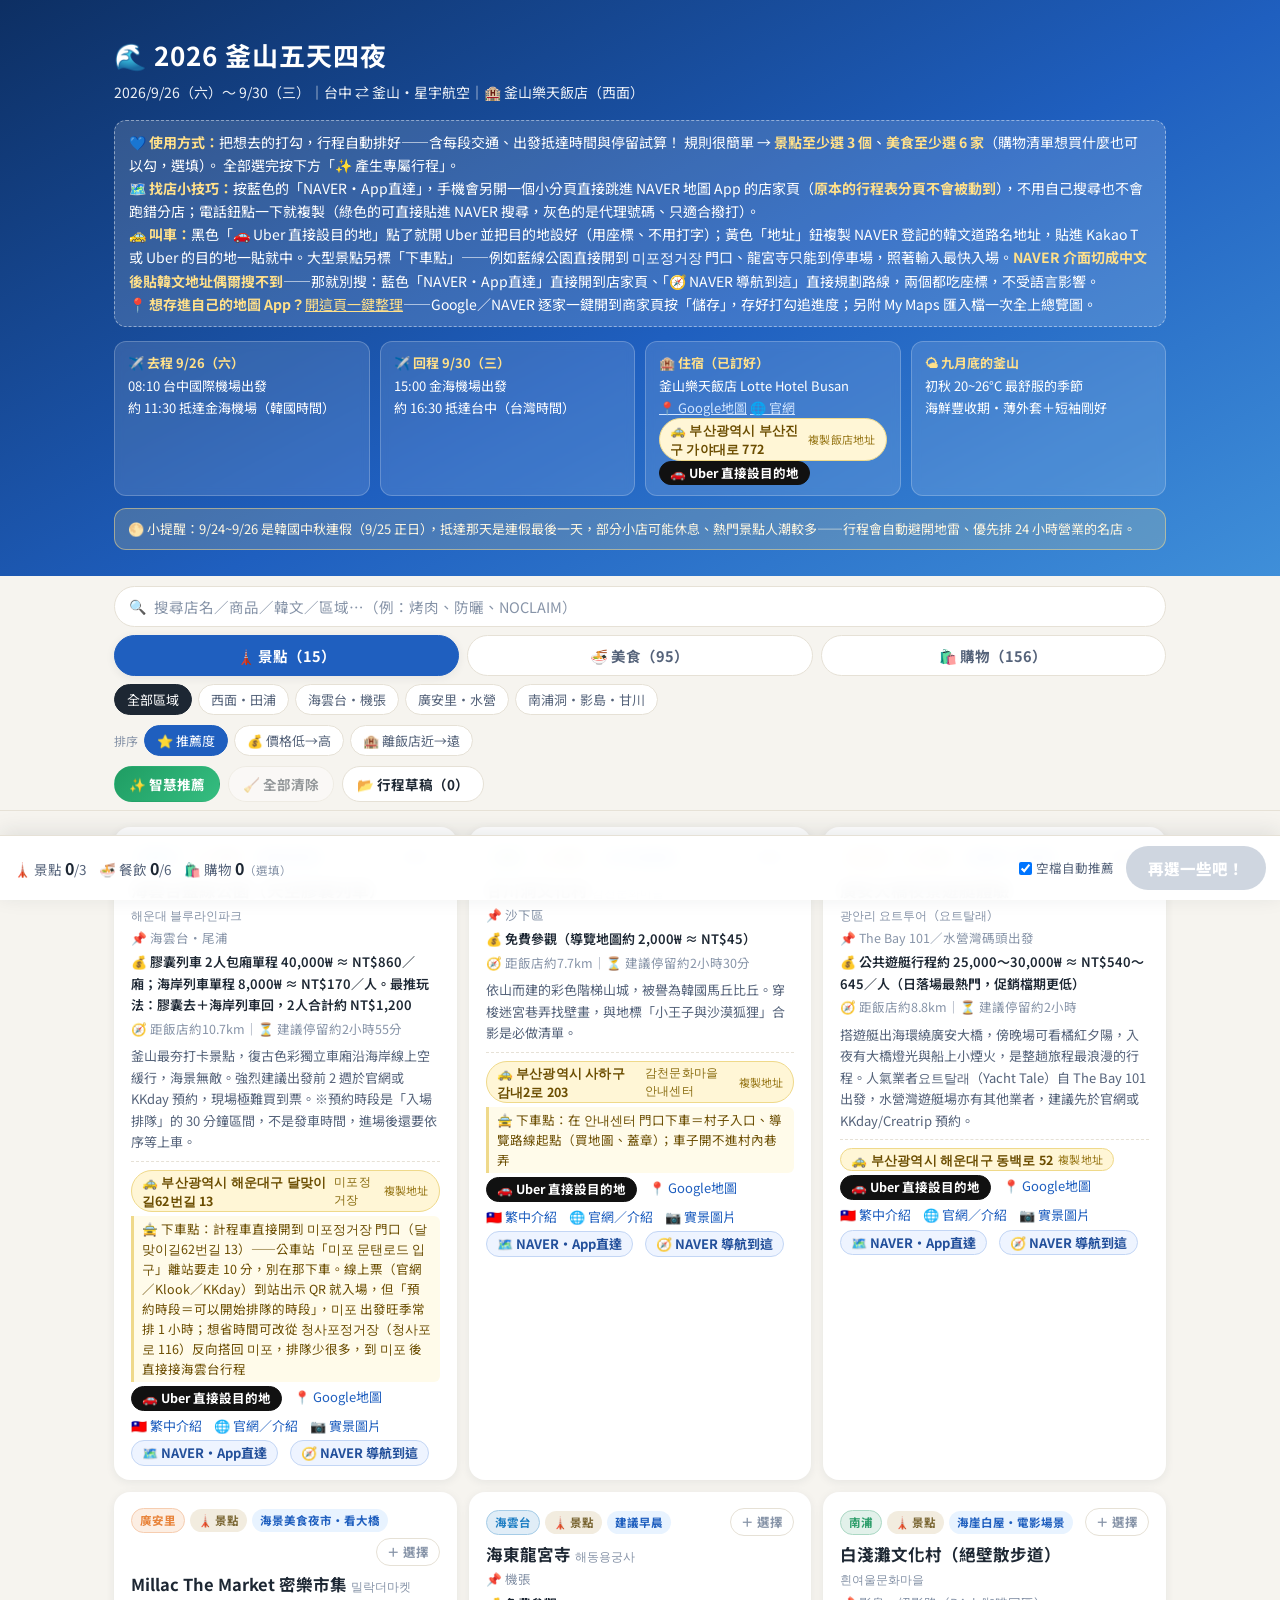
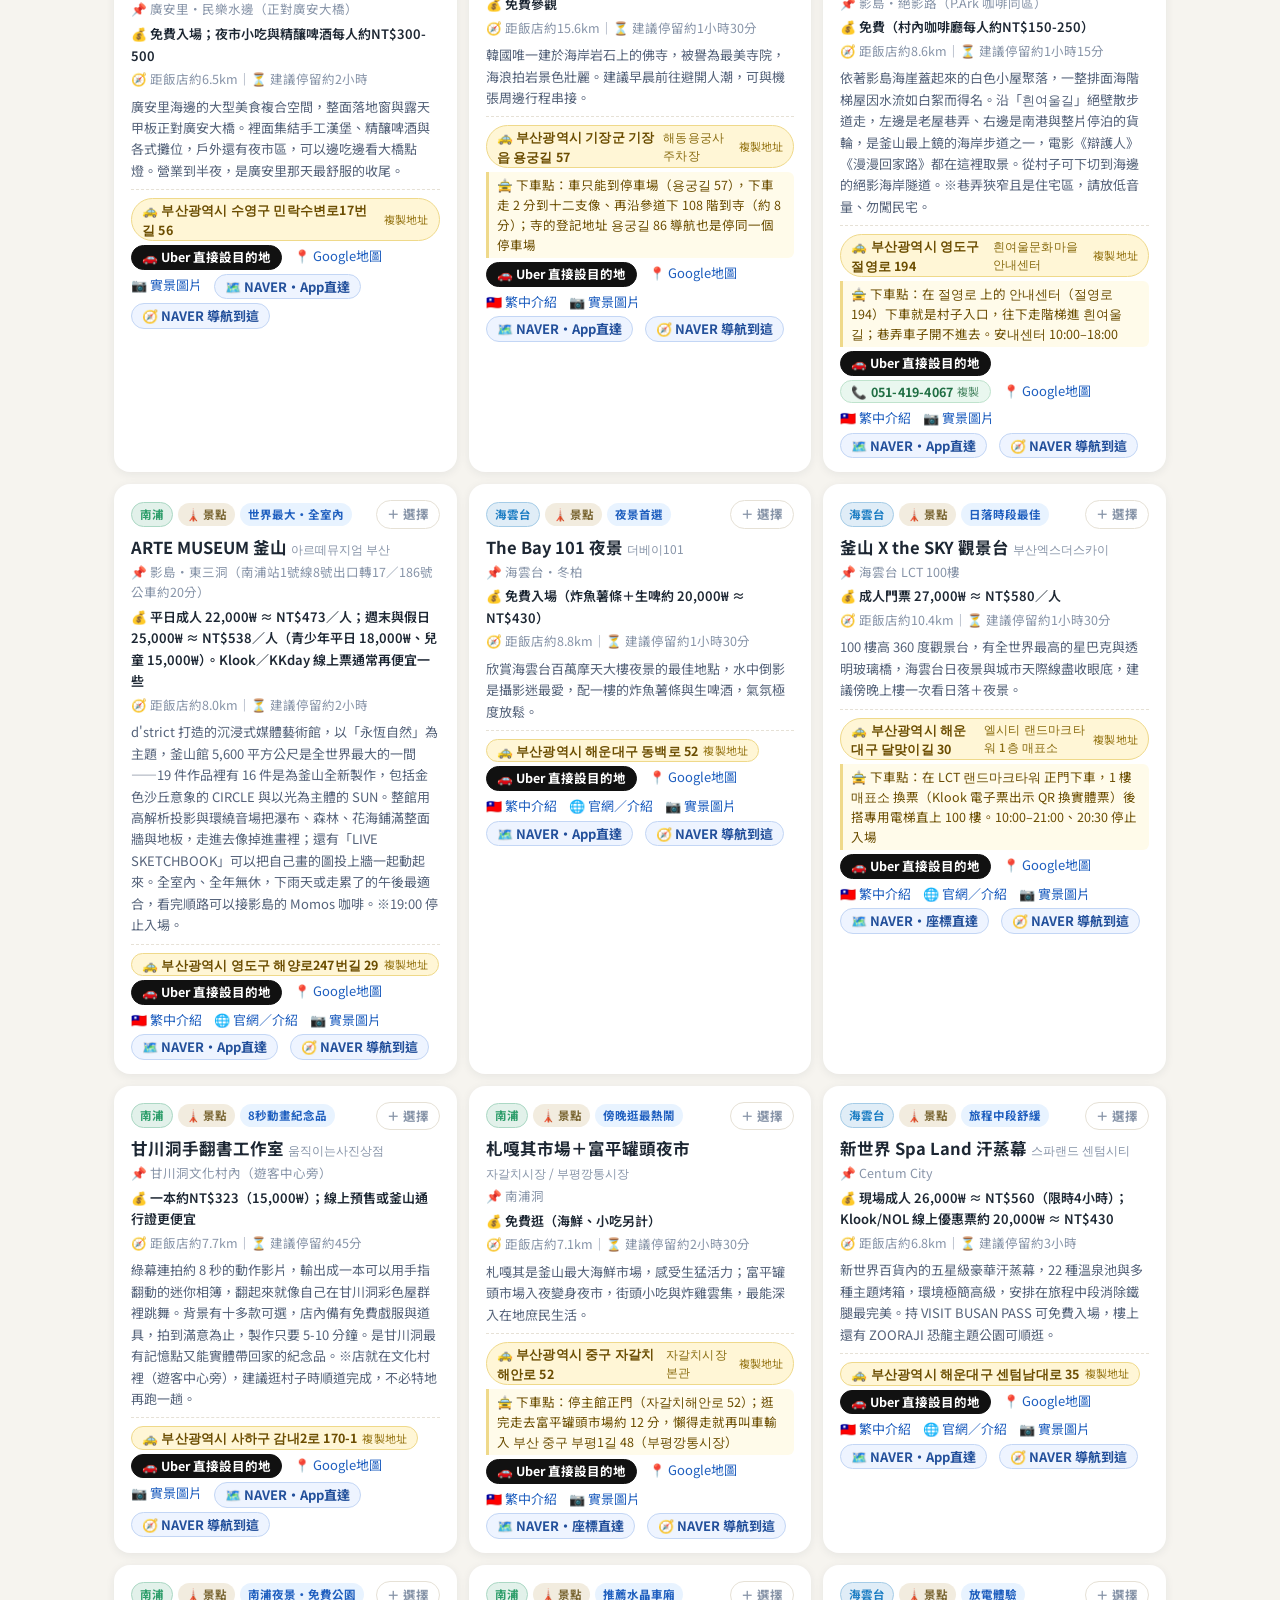
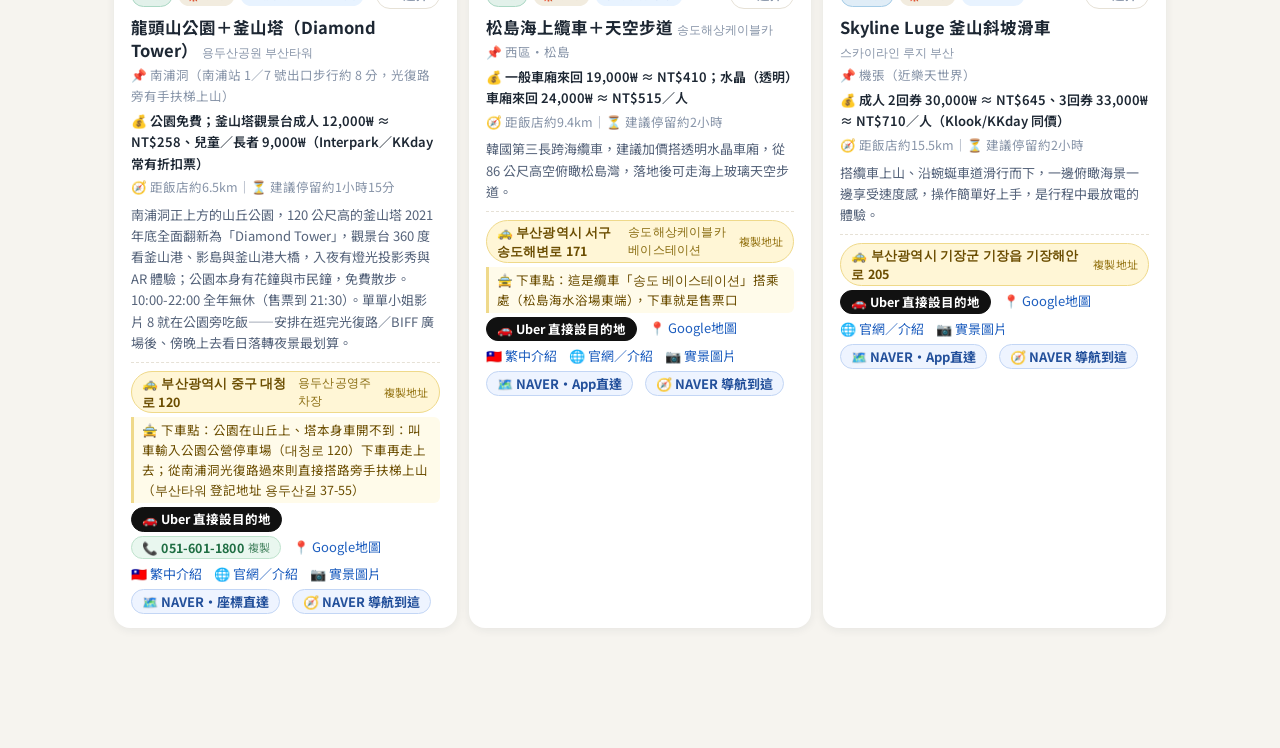
<file: index.html>
<!DOCTYPE html>
<html lang="zh-Hant">
<head>
<meta charset="UTF-8">
<meta name="viewport" content="width=device-width, initial-scale=1.0, viewport-fit=cover">
<!-- 首頁本身不要被快取，否則手機會一直開到舊版（資源檔靠 ?v= 版本號快取即可） -->
<meta http-equiv="Cache-Control" content="no-cache, no-store, must-revalidate">
<meta http-equiv="Pragma" content="no-cache">
<meta http-equiv="Expires" content="0">
<title>2026 釜山五天四夜｜客製行程規劃</title>
<meta name="description" content="勾選想去的景點與美食，自動排出專屬的釜山五天四夜行程。2026/9/26-9/30，入住釜山樂天飯店。">
<meta property="og:title" content="2026 釜山五天四夜｜客製行程規劃">
<meta property="og:description" content="兩人同行：勾選 3 個以上景點＋6 家以上美食，一鍵產生含交通與時間試算的客製行程表">
<link rel="icon" href="data:image/svg+xml,<svg xmlns=%22http://www.w3.org/2000/svg%22 viewBox=%220 0 100 100%22><text y=%22.9em%22 font-size=%2290%22>🌊</text></svg>">
<link rel="preconnect" href="https://fonts.googleapis.com">
<link rel="preconnect" href="https://fonts.gstatic.com" crossorigin>
<link href="https://fonts.googleapis.com/css2?family=Noto+Sans+TC:wght@400;500;700;900&display=swap" rel="stylesheet">
<link rel="stylesheet" href="assets/style.css?v=20260925d">
</head>
<body>

<!-- ══════════ 勾選頁 ══════════ -->
<div id="pick">
  <header class="hero">
    <div class="wrap">
      <h1>🌊 2026 釜山五天四夜</h1>
      <div class="sub">2026/9/26（六）～ 9/30（三）｜台中 ⇄ 釜山・星宇航空｜🏨 釜山樂天飯店（西面）</div>
      <div class="howto">
        💙 <b>使用方式：</b>把想去的打勾，行程自動排好——含每段交通、出發抵達時間與停留試算！
        規則很簡單 → <b>景點至少選 3 個</b>、<b>美食至少選 6 家</b>（購物清單想買什麼也可以勾，選填）。
        全部選完按下方「✨ 產生專屬行程」。
        <br>🗺️ <b>找店小技巧：</b>按藍色的「NAVER・App直達」，手機會另開一個小分頁直接跳進 NAVER 地圖 App 的店家頁（<b>原本的行程表分頁不會被動到</b>），不用自己搜尋也不會跑錯分店；電話鈕點一下就複製（綠色的可直接貼進 NAVER 搜尋，灰色的是代理號碼、只適合撥打）。
        <br>🚕 <b>叫車：</b>黑色「🚗 Uber 直接設目的地」點了就開 Uber 並把目的地設好（用座標、不用打字）；黃色「地址」鈕複製 NAVER 登記的韓文道路名地址，貼進 Kakao T 或 Uber 的目的地一貼就中。大型景點另標「下車點」——例如藍線公園直接開到 미포정거장 門口、龍宮寺只能到停車場，照著輸入最快入場。<b>NAVER 介面切成中文後貼韓文地址偶爾搜不到</b>——那就別搜：藍色「NAVER・App直達」直接開到店家頁、「🧭 NAVER 導航到這」直接規劃路線，兩個都吃座標，不受語言影響。
        <br>📍 <b>想存進自己的地圖 App？</b><a href="savelist.html" style="color:#ffe08a;text-decoration:underline">開這頁一鍵整理</a>——Google／NAVER 逐家一鍵開到商家頁按「儲存」，存好打勾追進度；另附 My Maps 匯入檔一次全上總覽圖。
      </div>
      <div class="info-cards">
        <div class="ic"><div class="ic-t">✈️ 去程 9/26（六）</div>08:10 台中國際機場出發<br>約 11:30 抵達金海機場（韓國時間）</div>
        <div class="ic"><div class="ic-t">✈️ 回程 9/30（三）</div>15:00 金海機場出發<br>約 16:30 抵達台中（台灣時間）</div>
        <div class="ic"><div class="ic-t">🏨 住宿（已訂好）</div>釜山樂天飯店 Lotte Hotel Busan<br>
          <a href="https://www.google.com/maps/search/?api=1&query=%EB%A1%AF%EB%8D%B0%ED%98%B8%ED%85%94%20%EB%B6%80%EC%82%B0%20%EB%B6%80%EC%82%B0%EA%B4%91%EC%97%AD%EC%8B%9C%20%EB%B6%80%EC%82%B0%EC%A7%84%EA%B5%AC%20%EA%B0%80%EC%95%BC%EB%8C%80%EB%A1%9C%20772" target="_blank" rel="noopener">📍 Google地圖</a>
          <a href="https://www.lottehotel.com/busan-hotel/" target="_blank" rel="noopener">🌐 官網</a><br>
          <button type="button" class="addrbtn" data-addr="부산광역시 부산진구 가야대로 772" title="點一下複製飯店韓文地址，貼到 Uber／Kakao T 目的地">🚕 부산광역시 부산진구 가야대로 772 <em>複製飯店地址</em></button>
          <a class="uber" href="https://m.uber.com/ul/?action=setPickup&pickup=my_location&dropoff[latitude]=35.15682&dropoff[longitude]=129.05549&dropoff[nickname]=%EB%A1%AF%EB%8D%B0%ED%98%B8%ED%85%94%20%EB%B6%80%EC%82%B0&dropoff[formatted_address]=%EB%B6%80%EC%82%B0%EA%B4%91%EC%97%AD%EC%8B%9C%20%EB%B6%80%EC%82%B0%EC%A7%84%EA%B5%AC%20%EA%B0%80%EC%95%BC%EB%8C%80%EB%A1%9C%20772" target="_blank" rel="noopener" title="開 Uber App 並把目的地直接設成飯店">🚗 Uber 直接設目的地</a></div>
        <div class="ic"><div class="ic-t">🌤 九月底的釜山</div>初秋 20~26°C 最舒服的季節<br>海鮮豐收期・薄外套＋短袖剛好</div>
      </div>
      <div class="holiday-banner">🌕 小提醒：9/24~9/26 是韓國中秋連假（9/25 正日），抵達那天是連假最後一天，部分小店可能休息、熱門景點人潮較多——行程會自動避開地雷、優先排 24 小時營業的名店。</div>
    </div>
  </header>

  <div class="controls">
    <div class="wrap">
      <div id="searchrow">
        <span class="s-ico">🔍</span>
        <input id="searchBox" type="text" autocomplete="off" placeholder="搜尋店名／商品／韓文／區域…（例：烤肉、防曬、NOCLAIM）">
        <button id="searchClear" class="s-clear" style="display:none" aria-label="清除搜尋">✕</button>
      </div>
      <div id="tabs"></div>
      <button id="filterToggle" aria-expanded="false">🎛 篩選與排序 ▼</button>
      <div id="filterwrap">
        <div id="subchips"></div>
        <div id="storechips"></div>
        <div id="regionchips"></div>
        <div id="sortrow"></div>
        <div id="toolrow"></div>
      </div>
    </div>
  </div>

  <div class="wrap"><div id="draftpanel"></div></div>

  <main class="wrap">
    <div id="grid"></div>
  </main>

  <div id="bar"></div>
</div>

<!-- ══════════ 結果頁 ══════════ -->
<div id="result" style="display:none">
  <div class="wrap" id="result-inner"></div>
</div>

<script src="assets/data.js?v=20260925d"></script>
<script src="assets/app.js?v=20260925d"></script>
</body>
</html>
</file>
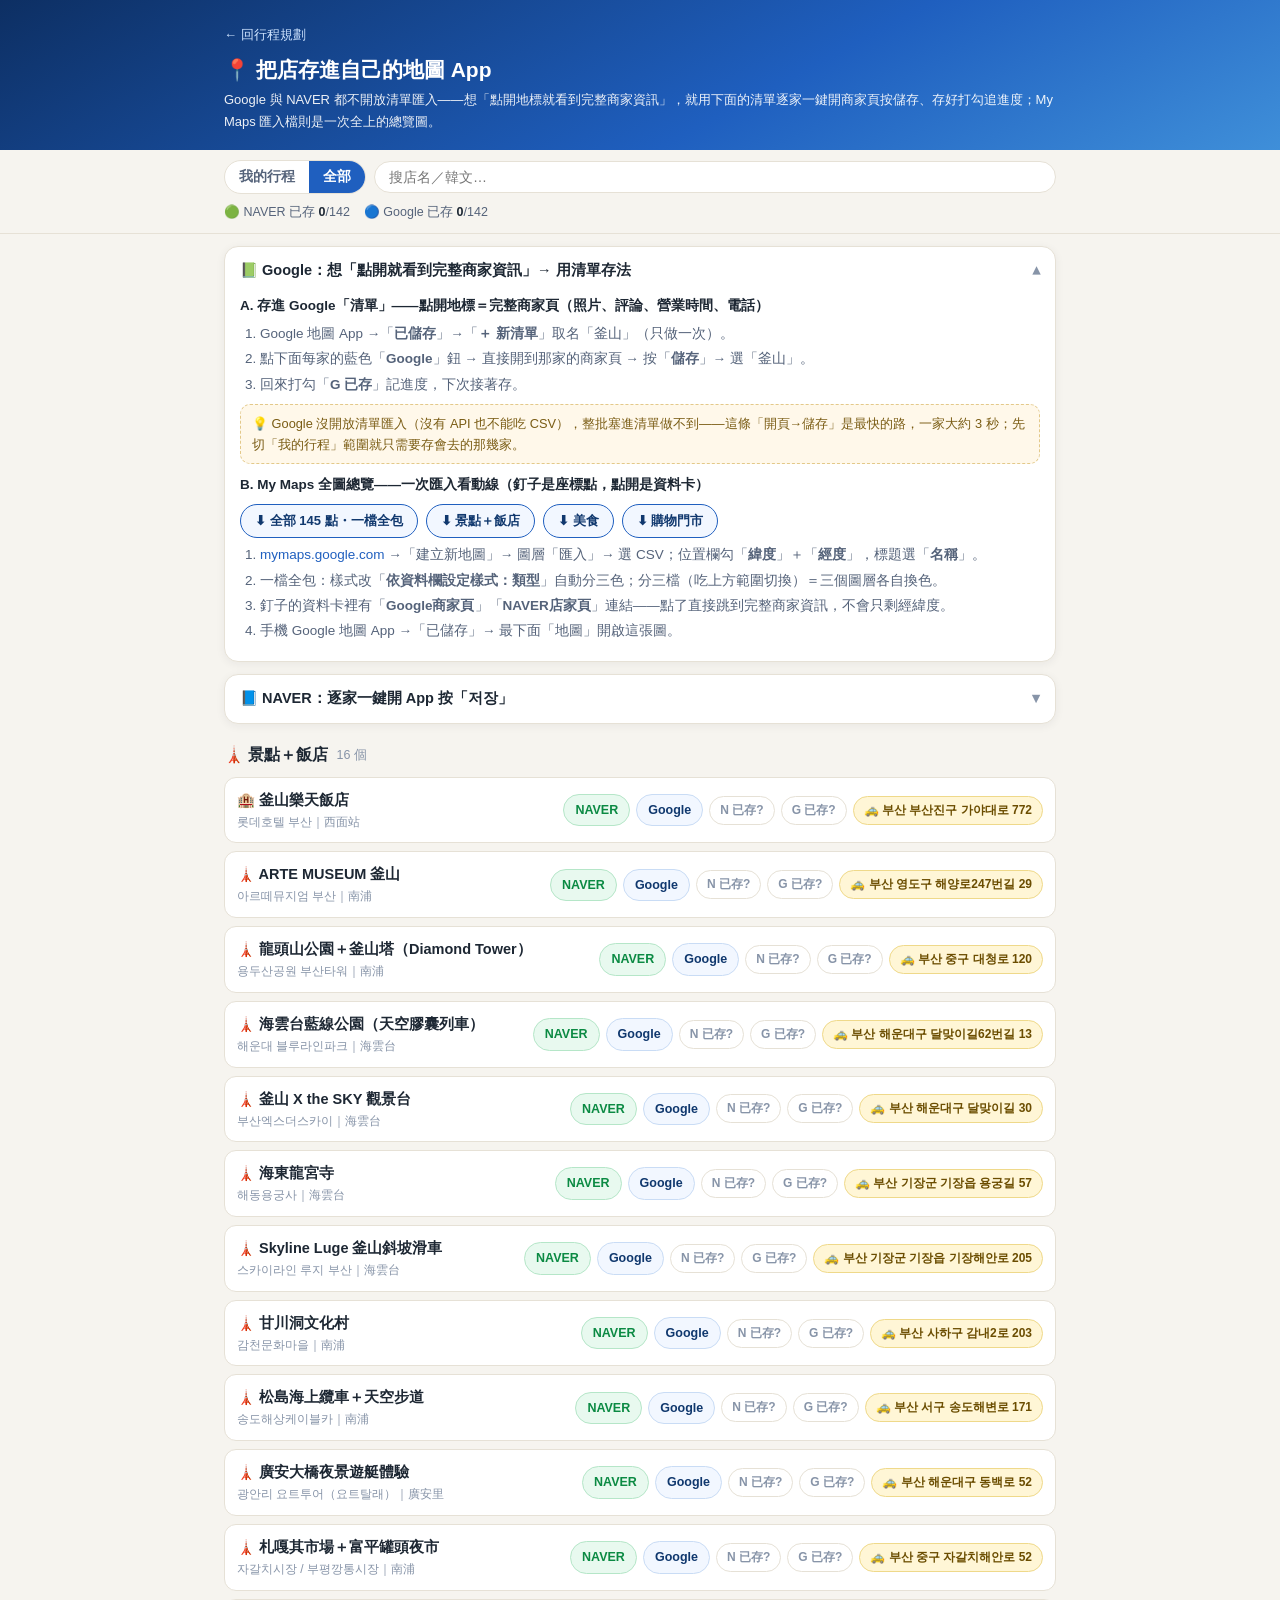
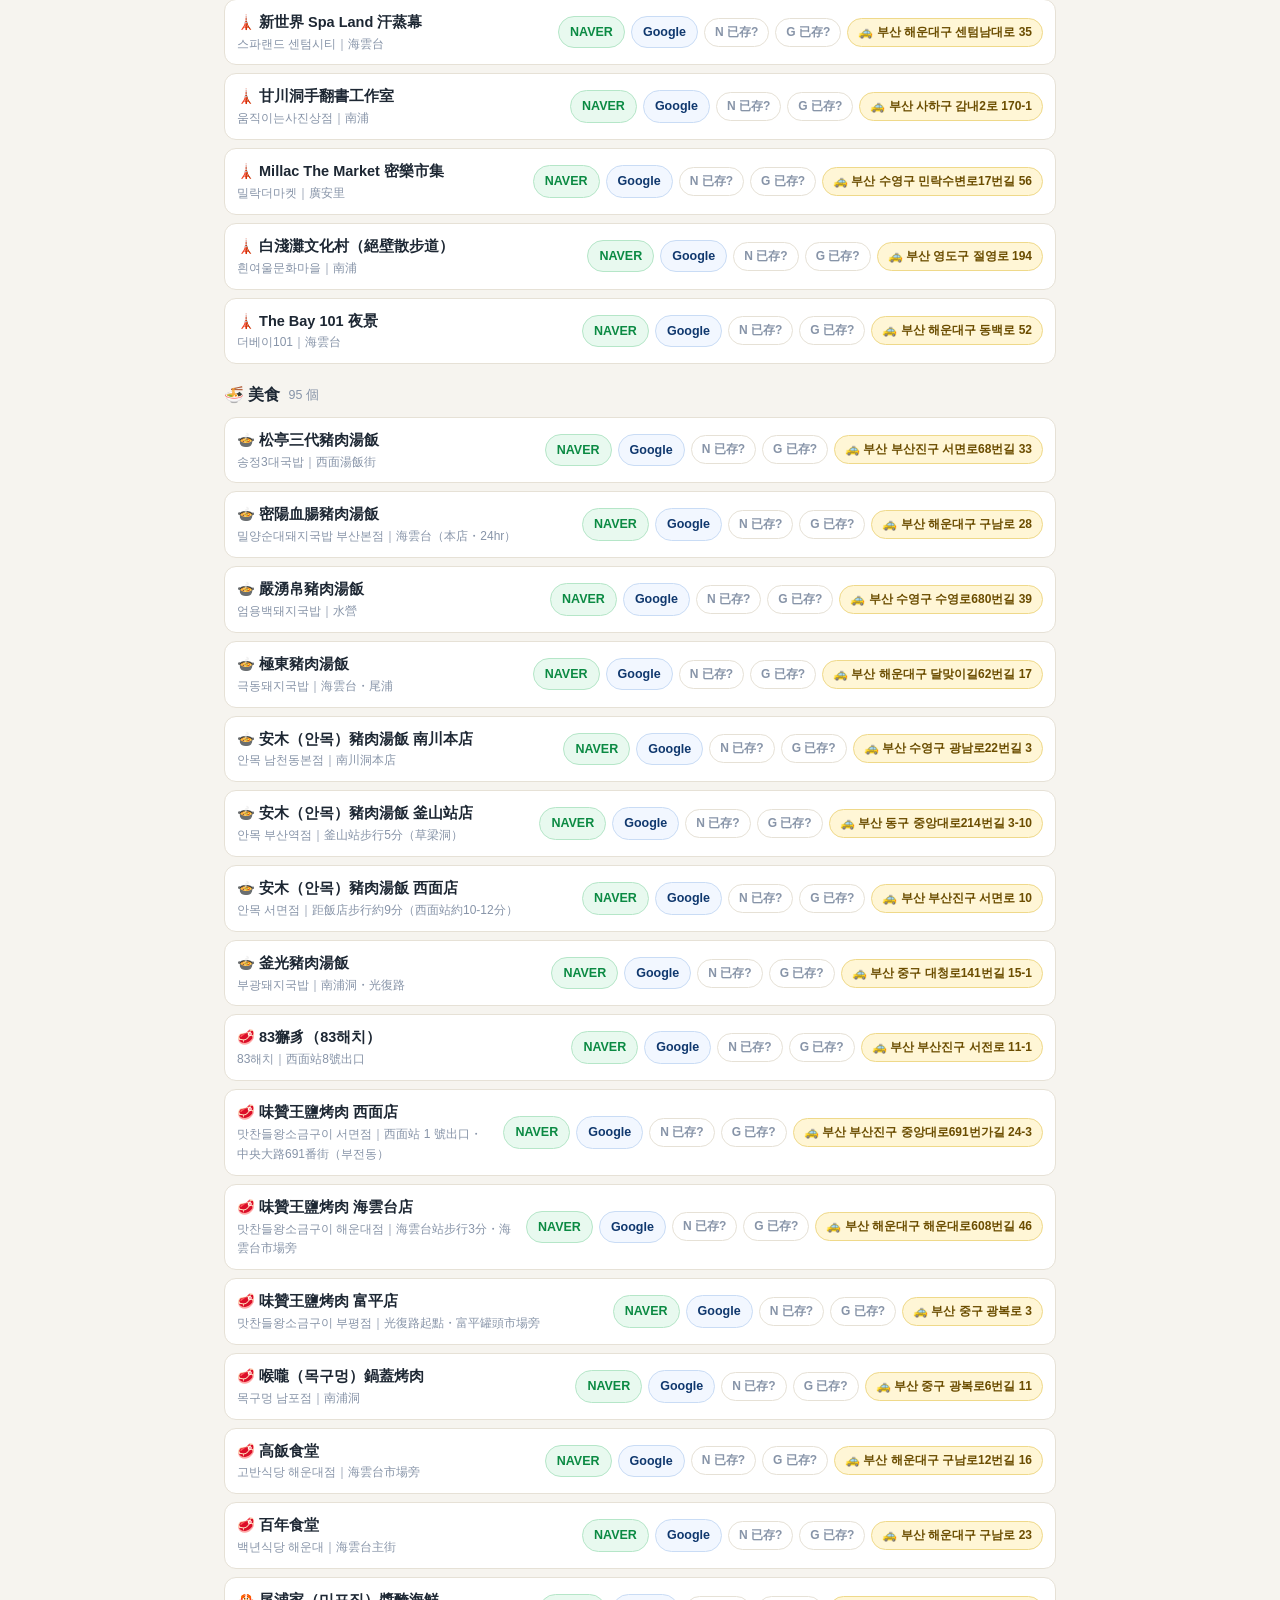
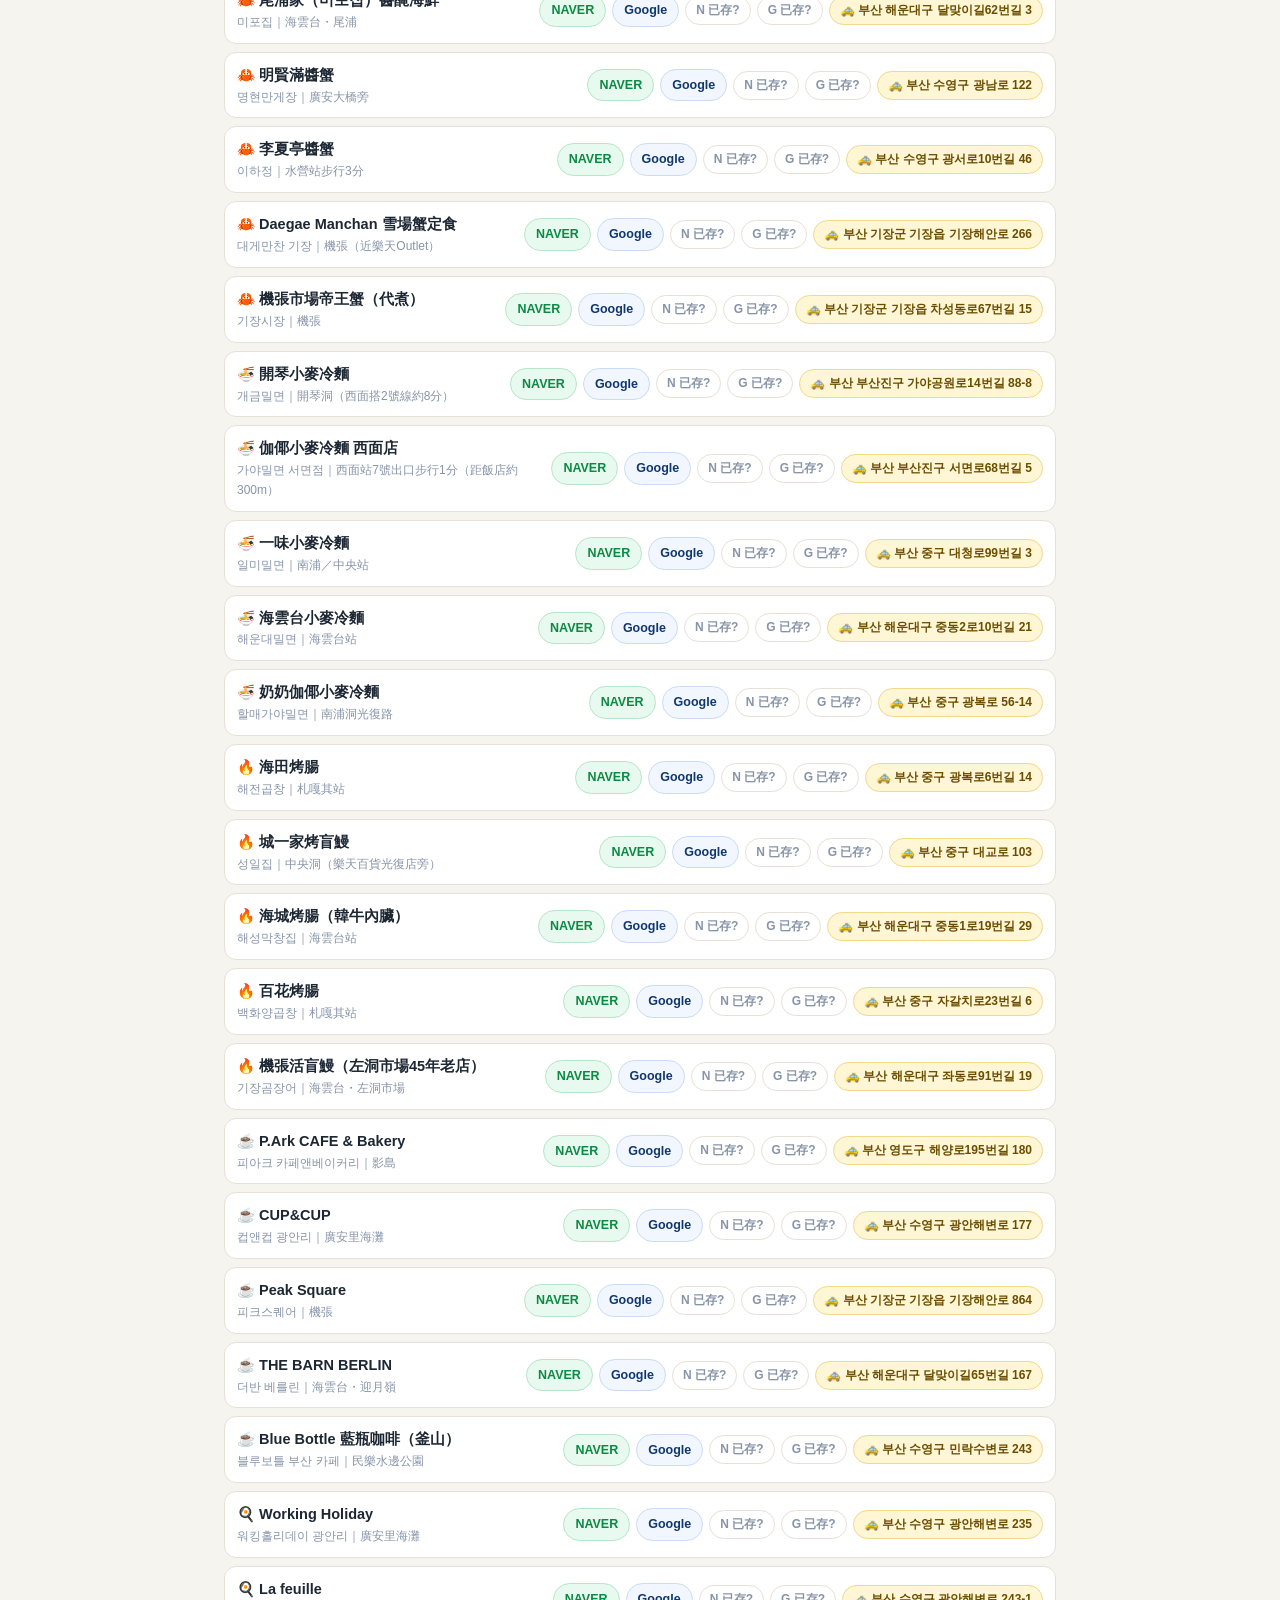
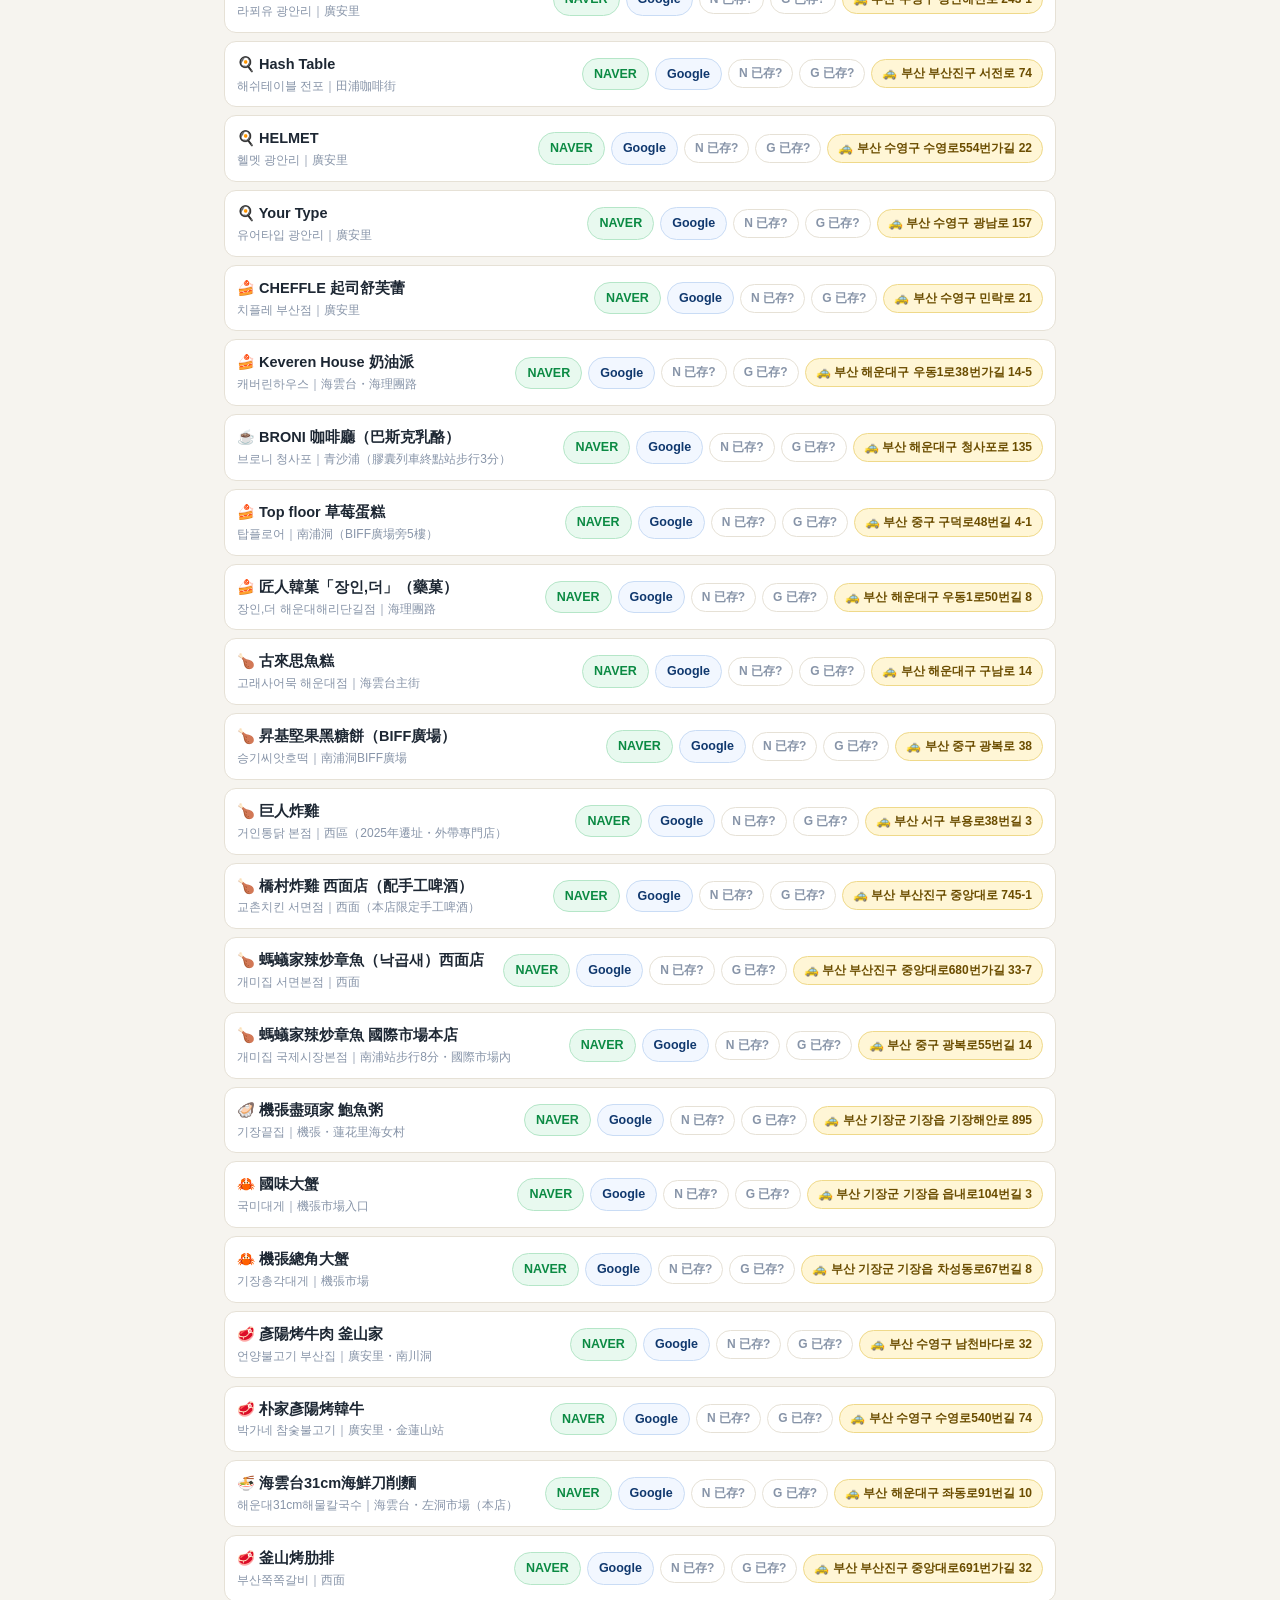
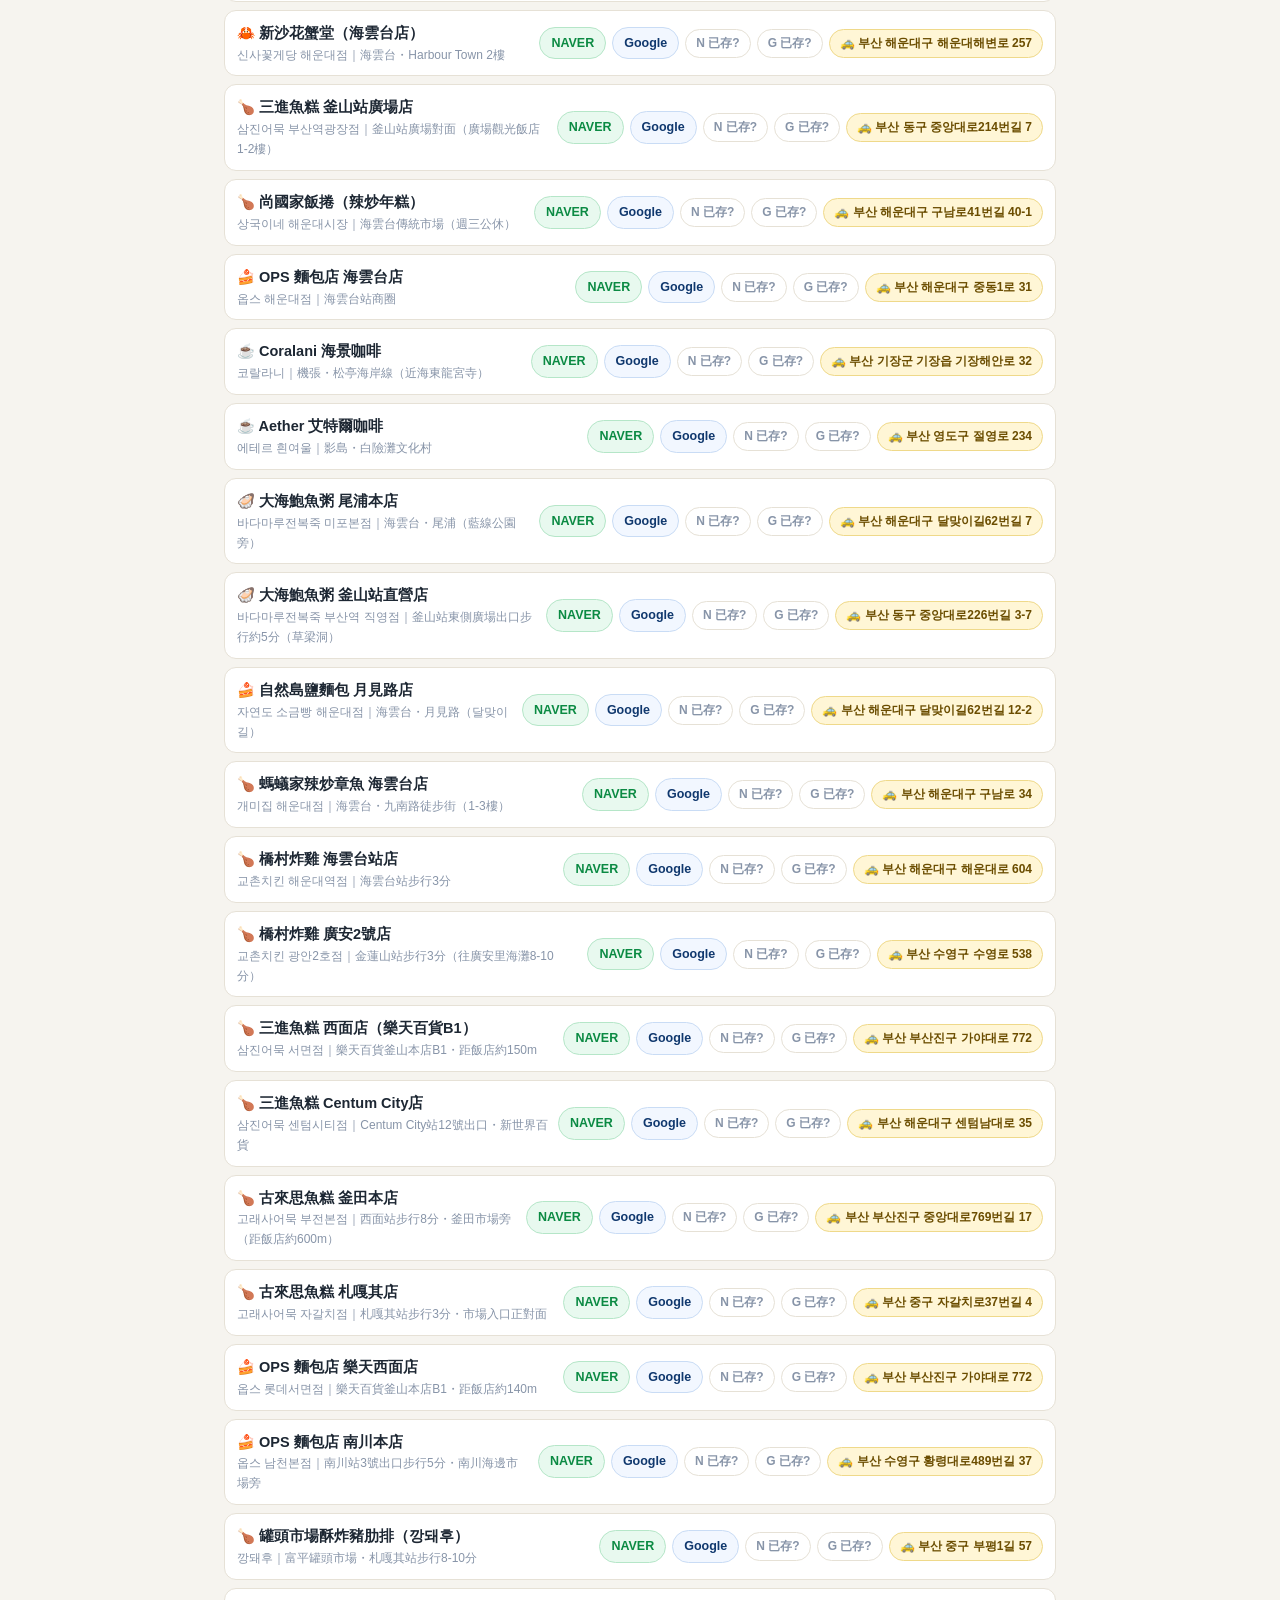
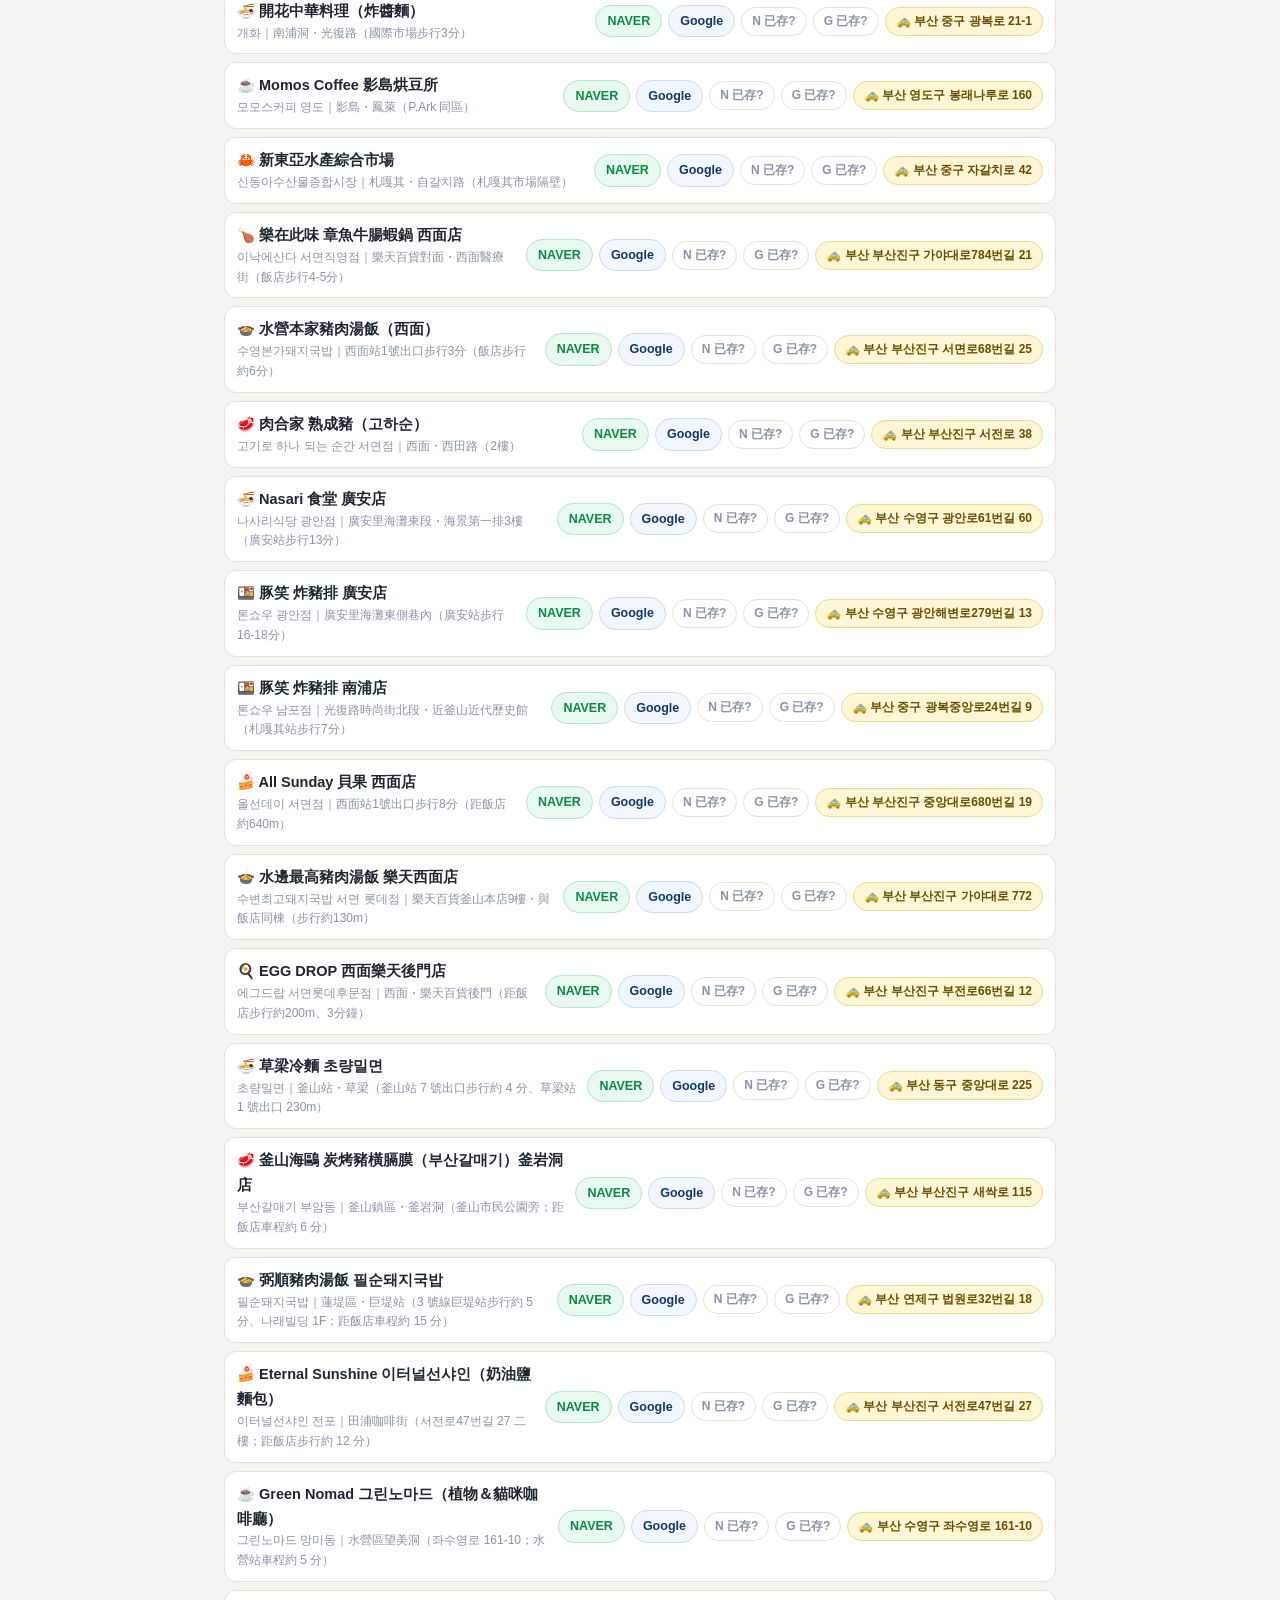
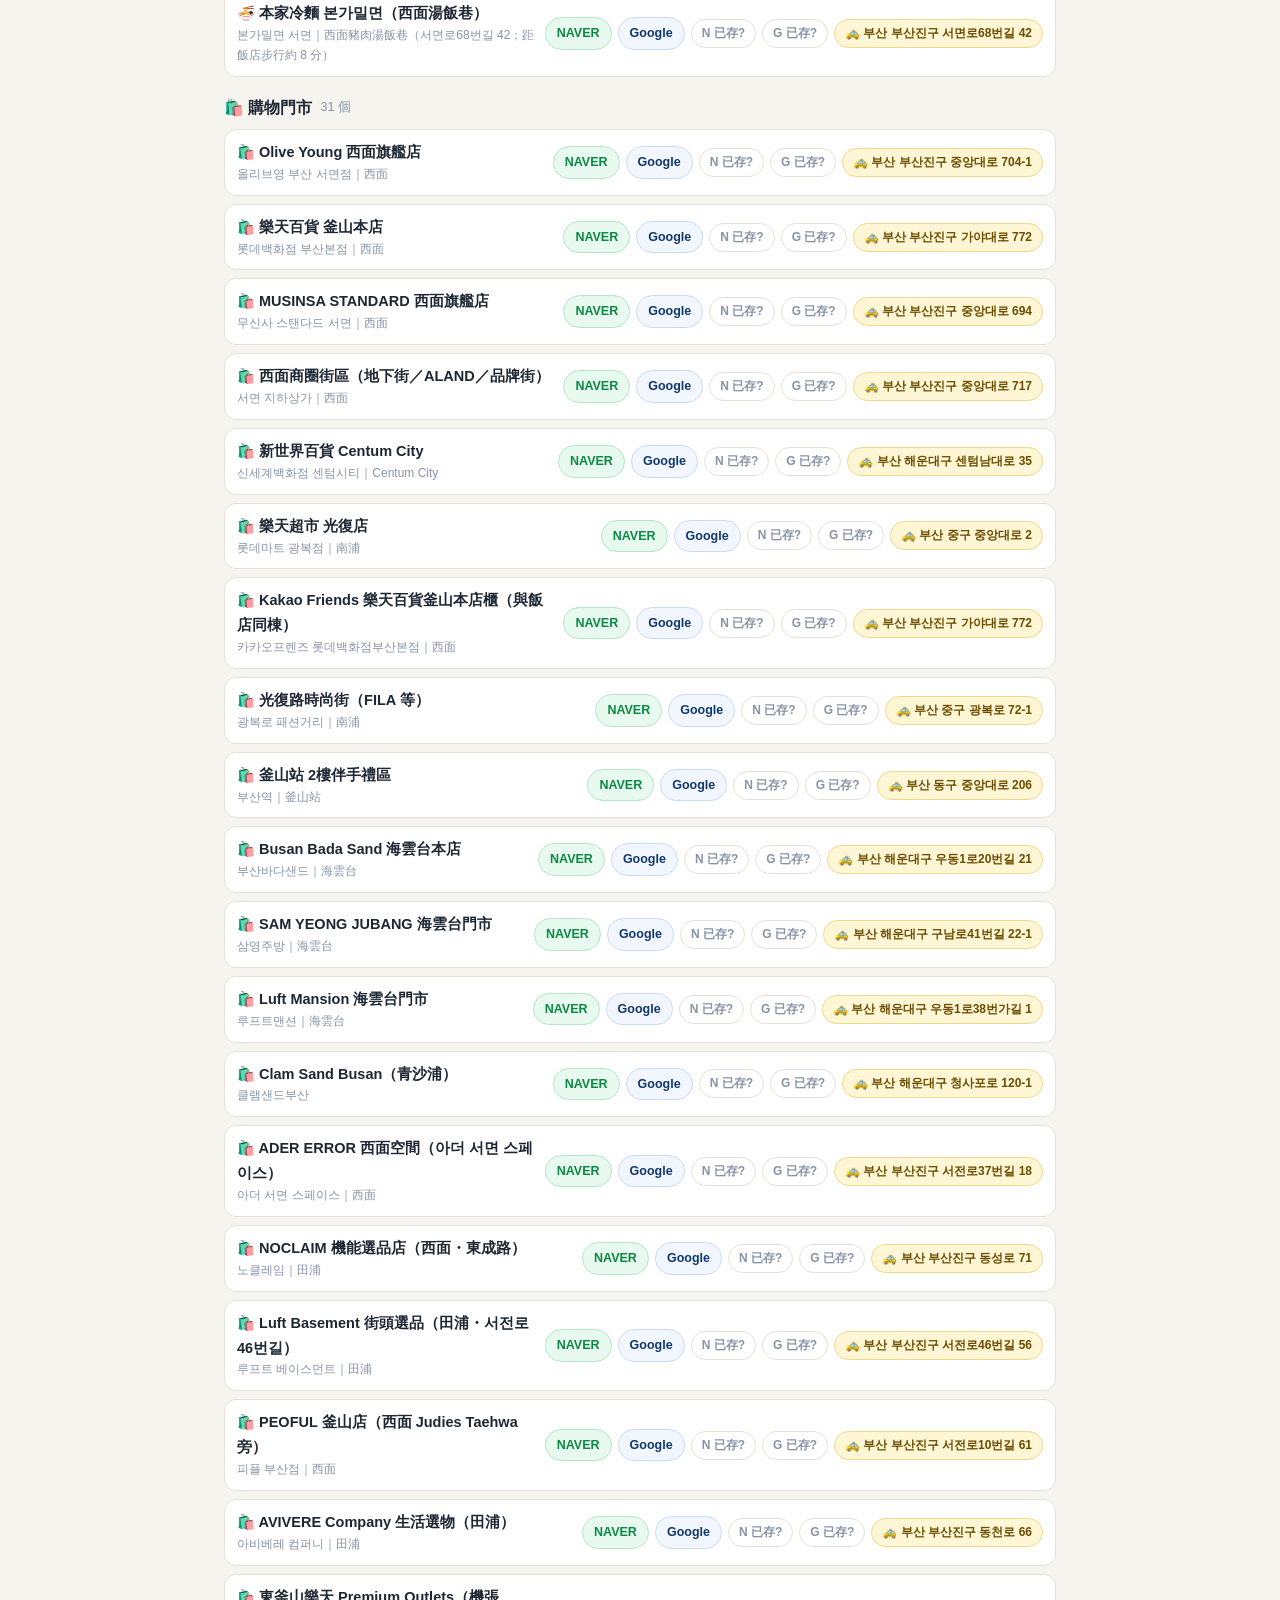
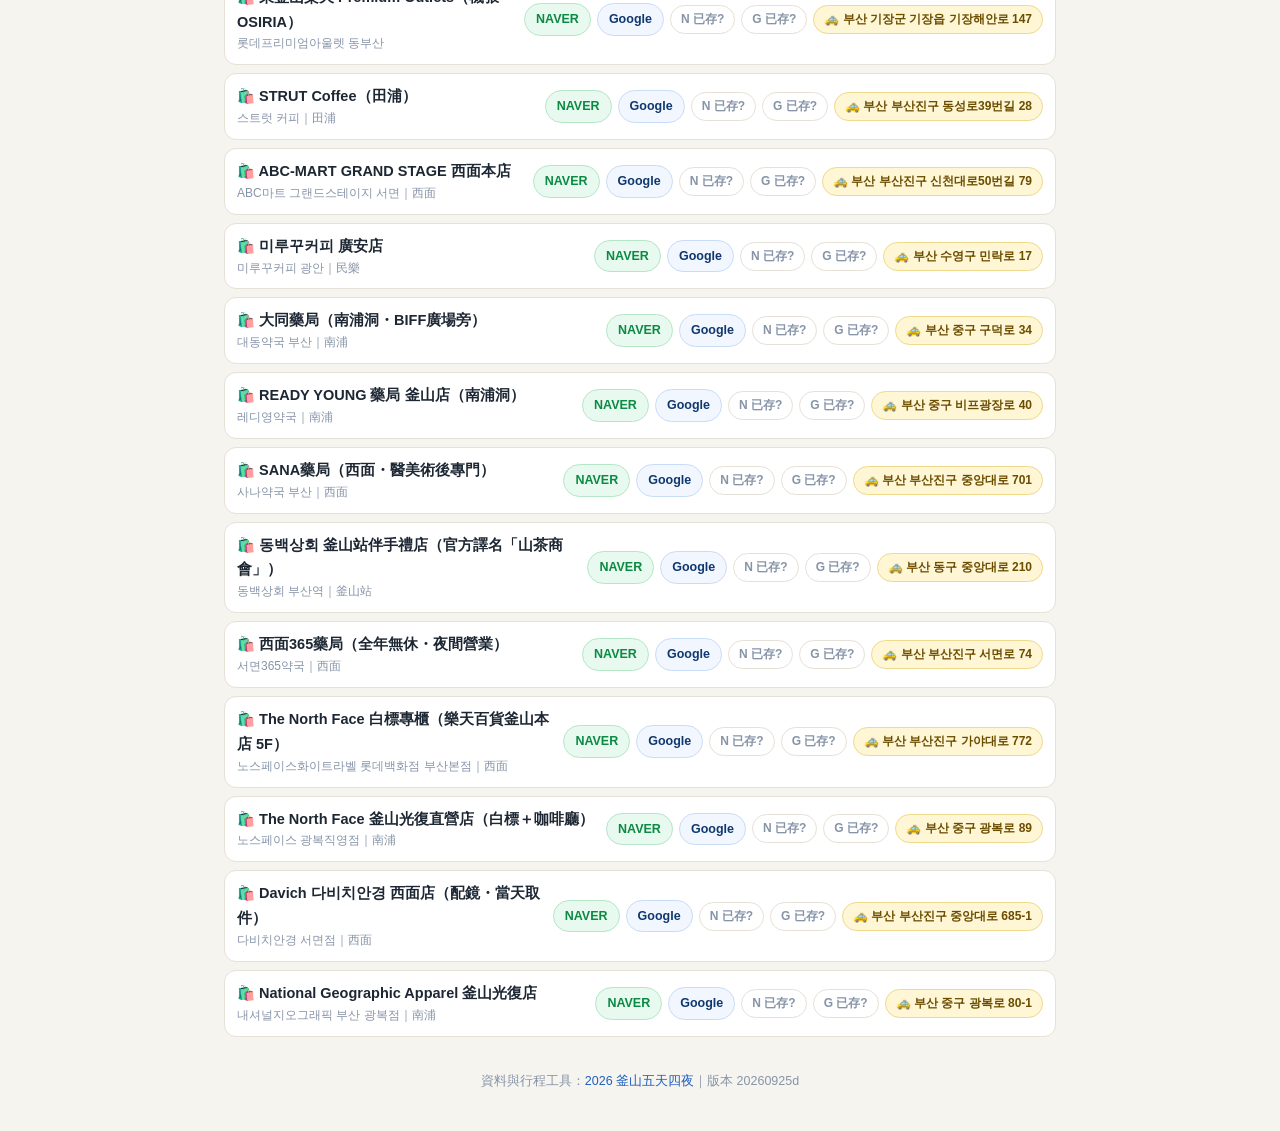
<file: savelist.html>
<!DOCTYPE html>
<html lang="zh-Hant">
<head>
<meta charset="UTF-8">
<meta name="viewport" content="width=device-width, initial-scale=1.0, viewport-fit=cover">
<meta http-equiv="Cache-Control" content="no-cache, no-store, must-revalidate">
<meta http-equiv="Pragma" content="no-cache">
<meta http-equiv="Expires" content="0">
<title>存進地圖 App｜2026 釜山五天四夜</title>
<link rel="icon" href="data:image/svg+xml,<svg xmlns=%22http://www.w3.org/2000/svg%22 viewBox=%220 0 100 100%22><text y=%22.9em%22 font-size=%2290%22>📍</text></svg>">
<style>
:root{--bg:#f6f4ef;--card:#fff;--ink:#1d2733;--ink2:#55637a;--ink3:#8794a8;--line:#e6e1d6;--ocean:#1f5fbf;--deep:#10386e;--ok:#1f9d63;--sun:#f5a623;--nv:#03c75a}
*{box-sizing:border-box;margin:0;padding:0}
body{font-family:"Noto Sans TC","PingFang TC","Microsoft JhengHei",-apple-system,sans-serif;background:var(--bg);color:var(--ink);line-height:1.65;font-size:15px}
.wrap{max-width:860px;margin:0 auto;padding:0 14px}
a{color:var(--ocean);text-decoration:none}
button{font-family:inherit;cursor:pointer}
header{background:linear-gradient(152deg,#0d2f63 0%,#1f5fbf 60%,#3f8fd9 100%);color:#fff;padding:22px 0 18px}
header .back{color:#cfe4ff;font-size:13px}
header h1{font-size:21px;margin:6px 0 2px}
header .sub{font-size:13px;opacity:.92}
.ctl{position:sticky;top:0;z-index:20;background:var(--bg);border-bottom:1px solid var(--line);padding:10px 0}
.ctl .row{display:flex;gap:8px;flex-wrap:wrap;align-items:center}
.seg{display:flex;border:1.5px solid var(--line);border-radius:999px;overflow:hidden;background:#fff}
.seg button{border:none;background:none;padding:7px 14px;font-size:13.5px;font-weight:700;color:var(--ink2)}
.seg button.on{background:var(--ocean);color:#fff}
#q{flex:1;min-width:140px;border:1.5px solid var(--line);border-radius:999px;padding:7px 14px;font-size:14px;outline:none;background:#fff}
#q:focus{border-color:var(--ocean)}
.prog{font-size:12.5px;color:var(--ink2);width:100%;display:flex;gap:14px}
.prog b{color:var(--ink)}
details{background:var(--card);border:1px solid var(--line);border-radius:14px;margin:12px 0;box-shadow:0 2px 10px rgba(29,39,51,.06)}
details summary{cursor:pointer;list-style:none;padding:12px 15px;font-weight:800;font-size:14.5px}
details summary::-webkit-details-marker{display:none}
details summary::after{content:'▾';float:right;color:var(--ink3);transition:.15s}
details[open] summary::after{transform:rotate(180deg)}
details .bd{padding:0 15px 13px;font-size:13.5px;color:var(--ink2)}
details .bd ol{padding-left:20px;margin:6px 0}
details .bd li{margin:3px 0}
.csvbtns{display:flex;gap:8px;flex-wrap:wrap;margin:8px 0 4px}
.csvbtns button{border:1.5px solid var(--ocean);background:#f2f7ff;color:var(--deep);border-radius:999px;padding:7px 14px;font-size:13px;font-weight:700}
.csvbtns button:active{background:var(--ocean);color:#fff}
.tip{background:#fff8ea;border:1px dashed #e3c98a;border-radius:10px;padding:8px 11px;font-size:12.8px;color:#7a5c14;margin-top:8px}
h2.sec{font-size:16px;margin:18px 0 8px;display:flex;align-items:center;gap:8px}
h2.sec small{font-weight:400;color:var(--ink3);font-size:12.5px}
.it{background:var(--card);border:1px solid var(--line);border-radius:12px;padding:10px 12px;margin-bottom:8px;display:flex;gap:10px;align-items:center;flex-wrap:wrap}
.it.done{opacity:.5}
.it .nm{flex:1;min-width:180px}
.it .nm b{font-size:14.5px}
.it .nm .kr{display:block;font-size:12px;color:var(--ink3)}
.it .zone{font-size:11px;font-weight:700;padding:2px 8px;border-radius:999px;background:#eef1f6;color:var(--ink2);white-space:nowrap}
.it .btns{display:flex;gap:6px;align-items:center;flex-wrap:wrap}
.it a.go{font-size:12.5px;font-weight:700;border-radius:999px;padding:5px 11px;white-space:nowrap}
.it a.gn{background:#e8f9ef;color:#0b8a43;border:1px solid #b5e6c8}
.it a.gg{background:#f2f7ff;color:var(--deep);border:1px solid #c9dcf5}
.it .ck{font-size:12px;font-weight:700;border-radius:999px;padding:5px 10px;border:1.5px solid var(--line);background:#fff;color:var(--ink3);white-space:nowrap}
.it .ck.on{background:var(--ok);border-color:var(--ok);color:#fff}
.it .ck.ad{background:#fff6d6;border-color:#efd98a;color:#6b4d00;white-space:normal;text-align:left}
.it .ck.ad.on{background:#d99a00;border-color:#d99a00;color:#fff}
.empty{color:var(--ink3);text-align:center;padding:26px 0;font-size:13.5px}
footer{padding:26px 0 40px;text-align:center;font-size:12.5px;color:var(--ink3)}
@media print{.ctl,.btns{display:none}}
</style>
</head>
<body>
<header><div class="wrap">
  <a class="back" href="index.html">← 回行程規劃</a>
  <h1>📍 把店存進自己的地圖 App</h1>
  <div class="sub">Google 與 NAVER 都不開放清單匯入——想「點開地標就看到完整商家資訊」，就用下面的清單逐家一鍵開商家頁按儲存、存好打勾追進度；My Maps 匯入檔則是一次全上的總覽圖。</div>
</div></header>

<div class="ctl"><div class="wrap"><div class="row">
  <div class="seg" id="scopeSeg">
    <button data-sc="mine">我的行程</button>
    <button data-sc="all">全部</button>
  </div>
  <input id="q" type="search" placeholder="搜店名／韓文…" autocomplete="off">
  <div class="prog" id="prog"></div>
</div></div></div>

<div class="wrap">
  <details open id="gBox">
    <summary>📗 Google：想「點開就看到完整商家資訊」→ 用清單存法</summary>
    <div class="bd">
      <b style="color:var(--ink)">A. 存進 Google「清單」——點開地標＝完整商家頁（照片、評論、營業時間、電話）</b>
      <ol>
        <li>Google 地圖 App →「<b>已儲存</b>」→「<b>＋ 新清單</b>」取名「釜山」（只做一次）。</li>
        <li>點下面每家的藍色「<b>Google</b>」鈕 → 直接開到那家的商家頁 → 按「<b>儲存</b>」→ 選「釜山」。</li>
        <li>回來打勾「<b>G 已存</b>」記進度，下次接著存。</li>
      </ol>
      <div class="tip">💡 Google 沒開放清單匯入（沒有 API 也不能吃 CSV），整批塞進清單做不到——這條「開頁→儲存」是最快的路，一家大約 3 秒；先切「我的行程」範圍就只需要存會去的那幾家。</div>
      <b style="color:var(--ink);display:block;margin-top:10px">B. My Maps 全圖總覽——一次匯入看動線（釘子是座標點，點開是資料卡）</b>
      <div class="csvbtns">
        <button data-csv="one">⬇ 全部 145 點・一檔全包</button>
        <button data-csv="spot">⬇ 景點＋飯店</button>
        <button data-csv="food">⬇ 美食</button>
        <button data-csv="store">⬇ 購物門市</button>
      </div>
      <ol>
        <li><a href="https://mymaps.google.com" target="_blank" rel="noopener">mymaps.google.com</a> →「建立新地圖」→ 圖層「匯入」→ 選 CSV；位置欄勾「<b>緯度</b>」＋「<b>經度</b>」，標題選「<b>名稱</b>」。</li>
        <li>一檔全包：樣式改「<b>依資料欄設定樣式：類型</b>」自動分三色；分三檔（吃上方範圍切換）＝三個圖層各自換色。</li>
        <li>釘子的資料卡裡有「<b>Google商家頁</b>」「<b>NAVER店家頁</b>」連結——點了直接跳到完整商家資訊，不會只剩經緯度。</li>
        <li>手機 Google 地圖 App →「已儲存」→ 最下面「地圖」開啟這張圖。</li>
      </ol>
    </div>
  </details>

  <details id="nBox">
    <summary>📘 NAVER：逐家一鍵開 App 按「저장」</summary>
    <div class="bd">
      <ol>
        <li>先在 NAVER 地圖 App 建一個清單：저장（儲存）→ 右上「＋」→ 取名「부산」。</li>
        <li>點下面每家的「<b>NAVER</b>」綠鈕 → 自動開 App 到店家頁（另開分頁、這頁不會跑掉）。</li>
        <li>店名旁按「<b>저장</b> ⭐」→ 選「부산」清單 → 回來打勾「N 已存」。</li>
      </ol>
      有 App直達的店會直接落在店家頁（不用搜尋）；少數只有搜尋模式的，點第一筆結果就是。
    </div>
  </details>

  <div id="list"></div>
</div>

<footer>資料與行程工具：<a href="index.html">2026 釜山五天四夜</a>｜版本 <span id="ver"></span></footer>

<script src="assets/data.js?v=20260925d"></script>
<script>
(function () {
  'use strict';
  const $ = s => document.querySelector(s);
  const esc = s => String(s == null ? '' : s).replace(/[&<>"']/g, c => ({ '&': '&amp;', '<': '&lt;', '>': '&gt;', '"': '&quot;', "'": '&#39;' }[c]));
  $('#ver').textContent = CONFIG.build;

  /* ── NAVER App 直達（沿用 index 的做法：新分頁裡叫 App，本頁不動）── */
  const APPNAME = 'kenhuangads.github.io';
  const nvTarget = (kind, val) => kind === 'place'
    ? 'place?id=' + encodeURIComponent(val) + '&appname=' + APPNAME
    : 'search?query=' + encodeURIComponent(val) + '&appname=' + APPNAME;
  const nvWeb = (kind, val) => kind === 'place'
    ? 'https://map.naver.com/p/entry/place/' + encodeURIComponent(val)
    : 'https://map.naver.com/p/search/' + encodeURIComponent(val);
  const gmap = q => 'https://www.google.com/maps/search/?api=1&query=' + encodeURIComponent(q);

  document.addEventListener('click', e => {
    const a = e.target.closest('a[data-nv]');
    if (!a) return;
    const ua = navigator.userAgent || '';
    const isAndroid = /Android/i.test(ua);
    const isIOS = /iPad|iPhone|iPod/i.test(ua) ||
      (navigator.platform === 'MacIntel' && navigator.maxTouchPoints > 2);
    if (!isAndroid && !isIOS) return;
    const web = a.href, target = a.dataset.nv;
    const deep = isAndroid
      ? 'intent://' + target + '#Intent;scheme=nmap;action=android.intent.action.VIEW;' +
        'category=android.intent.category.BROWSABLE;package=com.nhn.android.nmap;' +
        'S.browser_fallback_url=' + encodeURIComponent(web) + ';end'
      : 'nmap://' + target;
    const w = window.open('', '_blank');
    if (!w) return;
    e.preventDefault(); e.stopPropagation();
    const j = JSON.stringify;
    w.document.write(
      '<!doctype html><meta charset="utf-8">' +
      '<meta name="viewport" content="width=device-width,initial-scale=1">' +
      '<title>開啟 NAVER 地圖…</title>' +
      '<body style="margin:0;display:flex;min-height:90vh;align-items:center;justify-content:center;' +
      "font-family:-apple-system,'Noto Sans TC',sans-serif;color:#37414f;text-align:center;line-height:1.9\">" +
      '<div><div style="font-size:34px">🗺️</div><b>正在開啟 NAVER 地圖 App…</b>' +
      '<div style="font-size:13px;color:#7b8697;margin-top:6px">在店家頁按「저장 ⭐」存進清單，<br>存好回來打勾就行</div>' +
      '<div style="margin-top:14px"><a href="' + esc(web) + '" style="font-size:13px;color:#1f5fbf">' +
      '沒有跳轉的話 → 改開網頁版地圖</a></div></div>' +
      '<' + 'script>location.href=' + j(deep) + ';' +
      (isAndroid ? '' : 'setTimeout(function(){if(!document.hidden)location.replace(' + j(web) + ')},1500);') +
      '<' + '/script>');
    w.document.close();
  }, true);

  /* ── 資料整理：三個分區（景點＋飯店／美食／購物門市）── */
  const zoneTxt = z => (ZONES[z] && ZONES[z].st) || '';
  const clTxt = c => (CLUSTERS[c] && CLUSTERS[c].short) || '';
  const rows = [];
  rows.push({ key: 'hotel', sec: 'spot', icon: '🏨', name: HOTEL.name, kr: '롯데호텔 부산', area: '西面站',
    lat: HOTEL.lat, lng: HOTEL.lng, cat: '住宿', zone: '西面', g: '롯데호텔 부산', nvKind: 'search', nvVal: '롯데호텔 부산', note: '住宿（已訂好）',
    addr: ((CONFIG.trip.hotel || {}).links || {}).addr || '' });
  SPOTS.forEach(s => {
    const m = META[s.id] || {}, L = s.links || {};
    rows.push({ key: s.id, sec: 'spot', icon: '🗼', name: s.name, kr: s.kr || '', area: clTxt(s.cluster),
      lat: m.lat, lng: m.lng, cat: '景點', zone: clTxt(s.cluster), g: L.g || s.kr || s.name,
      nvKind: L.nid ? 'place' : 'search', nvVal: L.nid || L.n || s.kr || s.name, addr: L.addr || '',
      note: (s.desc || '').slice(0, 60) });
  });
  FOODS.forEach(f => {
    const m = META[f.id] || {}, L = f.links || {};
    const cat = (FOOD_CATS[f.cat] && FOOD_CATS[f.cat].label) || '美食';
    rows.push({ key: f.id, sec: 'food', icon: (FOOD_CATS[f.cat] && FOOD_CATS[f.cat].icon) || '🍜',
      name: f.name, kr: f.kr || '', area: f.area || clTxt(f.cluster),
      lat: m.lat, lng: m.lng, cat: cat, zone: clTxt(f.cluster), g: L.g || f.kr || f.name,
      nvKind: L.nid ? 'place' : 'search', nvVal: L.nid || L.n || f.kr || f.name, addr: L.addr || '',
      note: (f.price ? f.price + '｜' : '') + (f.desc || '').slice(0, 60) });
  });
  Object.entries(STORES).forEach(([k, s]) => {
    if (k === 'cvs') return; // 泛稱超商不放地圖
    const L = s.links || {};
    rows.push({ key: 'st:' + k, sec: 'store', icon: '🛍️', name: s.name, kr: L.n || '', area: zoneTxt(s.zone),
      lat: s.lat, lng: s.lng, cat: '購物門市', zone: zoneTxt(s.zone), g: L.g || L.n || s.name,
      nvKind: L.nid ? 'place' : 'search', nvVal: L.nid || L.n || s.name, addr: L.addr || '',
      note: (s.note || '').slice(0, 70) });
  });

  /* ── 「我的行程」範圍：勾選（localStorage 或 ?s=）＋由勾選商品推出的門市 ── */
  function mineKeys() {
    let sel = [];
    const usp = new URLSearchParams(location.search);
    if (usp.get('s')) sel = usp.get('s').split('.').filter(Boolean);
    else { try { sel = JSON.parse(localStorage.getItem('busan_sel_v2') || '[]') || []; } catch (e) {} }
    const ks = new Set(['hotel']);
    const stores = new Set();
    sel.forEach(id => {
      if (/^[sf]\d/.test(id)) ks.add(id);
      else if (META[id] && META[id].store) stores.add(META[id].store);
    });
    try {
      const sp = JSON.parse(localStorage.getItem('busan_stpin_v1') || '{}') || {};
      Object.keys(sp).forEach(k => stores.add(k));
    } catch (e) {}
    stores.forEach(k => ks.add('st:' + k));
    return { ks, selCount: sel.length };
  }

  /* ── 進度（打勾）── */
  let done = {};
  try { done = JSON.parse(localStorage.getItem('busan_maps_done_v1') || '{}') || {}; } catch (e) {}
  const saveDone = () => { try { localStorage.setItem('busan_maps_done_v1', JSON.stringify(done)); } catch (e) {} };

  /* ── 畫面 ── */
  const SECS = [['spot', '🗼 景點＋飯店'], ['food', '🍜 美食'], ['store', '🛍️ 購物門市']];
  let scope = 'mine', q = '';
  const mine = mineKeys();
  if (!mine.selCount) scope = 'all';

  function visible() {
    let list = rows;
    if (scope === 'mine') list = rows.filter(r => mine.ks.has(r.key));
    if (q) { const s = q.toLowerCase(); list = list.filter(r => (r.name + r.kr + r.area).toLowerCase().includes(s)); }
    return list;
  }

  function render() {
    document.querySelectorAll('#scopeSeg button').forEach(b => b.classList.toggle('on', b.dataset.sc === scope));
    const list = visible();
    let html = '';
    SECS.forEach(([sec, label]) => {
      const part = list.filter(r => r.sec === sec);
      if (!part.length) return;
      html += `<h2 class="sec">${label} <small>${part.length} 個</small></h2>`;
      part.forEach(r => {
        const d = done[r.key] || {};
        html += `<div class="it ${d.n && d.g ? 'done' : ''}" data-key="${esc(r.key)}">
          <div class="nm"><b>${r.icon} ${esc(r.name)}</b><span class="kr">${esc(r.kr)}${r.area ? '｜' + esc(r.area) : ''}</span></div>
          <div class="btns">
            <a class="go gn" href="${nvWeb(r.nvKind, r.nvVal)}" data-nv="${esc(nvTarget(r.nvKind, r.nvVal))}" target="_blank" rel="noopener">NAVER</a>
            <a class="go gg" href="${gmap(r.g + (r.addr ? ' ' + r.addr : ''))}" target="_blank" rel="noopener">Google</a>
            <button class="ck ${d.n ? 'on' : ''}" data-ck="n">N ${d.n ? '✓' : '已存?'}</button>
            <button class="ck ${d.g ? 'on' : ''}" data-ck="g">G ${d.g ? '✓' : '已存?'}</button>
            ${r.addr ? `<button class="ck ad" data-addr="${esc(r.addr)}" title="複製韓文地址，貼到 Uber／Kakao T 目的地">🚕 ${esc(r.addr)}</button>` : ''}
          </div></div>`;
      });
    });
    $('#list').innerHTML = html || '<div class="empty">這個範圍沒有項目——切到「全部」看看，或換個關鍵字</div>';
    const nD = list.filter(r => (done[r.key] || {}).n).length;
    const gD = list.filter(r => (done[r.key] || {}).g).length;
    $('#prog').innerHTML = `<span>🟢 NAVER 已存 <b>${nD}</b>/${list.length}</span><span>🔵 Google 已存 <b>${gD}</b>/${list.length}</span>` +
      (scope === 'mine' ? `<span style="margin-left:auto">依你目前的勾選（${mine.selCount} 項）</span>` : '');
  }

  $('#list').addEventListener('click', e => {
    const ab = e.target.closest('button[data-addr]');
    if (ab) { // 韓文地址一鍵複製（叫車用）
      const addr = ab.dataset.addr, old = ab.innerHTML;
      const ok = () => { ab.innerHTML = '✅ 地址已複製'; ab.classList.add('on'); setTimeout(() => { ab.innerHTML = old; ab.classList.remove('on'); }, 2200); };
      const fb = () => { const ta = document.createElement('textarea'); ta.value = addr; ta.style.position = 'fixed'; ta.style.opacity = '0'; document.body.appendChild(ta); ta.select(); try { document.execCommand('copy'); ok(); } catch (x) { alert('複製失敗，請手動長按選取'); } document.body.removeChild(ta); };
      if (navigator.clipboard && navigator.clipboard.writeText) navigator.clipboard.writeText(addr).then(ok).catch(fb); else fb();
      return;
    }
    const b = e.target.closest('button[data-ck]');
    if (!b) return;
    const key = b.closest('.it').dataset.key, which = b.dataset.ck;
    done[key] = done[key] || {};
    done[key][which] = done[key][which] ? 0 : 1;
    saveDone(); render();
  });
  $('#scopeSeg').addEventListener('click', e => {
    const b = e.target.closest('button[data-sc]');
    if (!b) return;
    scope = b.dataset.sc; render();
  });
  $('#q').addEventListener('input', e => { q = e.target.value.trim(); render(); });

  /* ── My Maps CSV 匯出 ──
     My Maps 的匯入器很挑：標題列不能帶引號（會把引號算進欄名、判成非法字元），
     也不需要 BOM——所以標題列一律裸寫，資料格只在含逗號／引號／換行時才加引號 */
  const CSVH = '名稱,韓文,緯度,經度,類型,分類,區域,備註,Google商家頁,NAVER店家頁';
  const SEC_LABEL = { spot: '景點', food: '美食', store: '購物門市' };
  const cell = v => {
    const s = String(v == null ? '' : v);
    return /[",\n\r]/.test(s) ? '"' + s.replace(/"/g, '""') + '"' : s;
  };
  document.querySelectorAll('[data-csv]').forEach(btn => btn.addEventListener('click', () => {
    const sec = btn.dataset.csv;
    // 「一檔全包」固定匯出全部地點，不受上方範圍與搜尋影響
    const part = sec === 'one'
      ? rows.filter(r => r.lat && r.lng)
      : visible().filter(r => r.sec === sec && r.lat && r.lng);
    if (!part.length) { alert('目前範圍裡沒有這一類的項目，先切到「全部」再匯出'); return; }
    const lines = [CSVH];
    part.forEach(r => lines.push([r.name, r.kr, r.lat, r.lng, SEC_LABEL[r.sec], r.cat, r.zone, r.note,
      gmap(r.g), nvWeb(r.nvKind, r.nvVal)].map(cell).join(',')));
    const blob = new Blob([lines.join('\r\n')], { type: 'text/csv;charset=utf-8' });
    const a = document.createElement('a');
    a.href = URL.createObjectURL(blob);
    const fname = sec === 'one'
      ? `釜山MyMaps匯入-全部${part.length}點一檔全包.csv`
      : `釜山MyMaps匯入-${{ spot: '景點與飯店', food: '美食', store: '購物門市' }[sec]}-${scope === 'mine' ? '我的行程' : '全部'}${part.length}個.csv`;
    a.download = fname;
    document.body.appendChild(a); a.click();
    setTimeout(() => { URL.revokeObjectURL(a.href); a.remove(); }, 800);
  }));

  render();
})();
</script>
</body>
</html>
</file>
<file: assets/style.css>
/* ============================================================
   2026 釜山五天四夜 — 樣式
   ============================================================ */
:root {
  --bg: #f6f4ef;
  --card: #ffffff;
  --ink: #1d2733;
  --ink-2: #55637a;
  --ink-3: #8794a8;
  --line: #e6e1d6;
  --ocean: #1f5fbf;
  --ocean-deep: #10386e;
  --coral: #ff6b5e;
  --sun: #f5a623;
  --ok: #1f9d63;
  --warn: #d24545;
  --radius: 16px;
  --shadow: 0 2px 10px rgba(29, 39, 51, .07);
}
* { box-sizing: border-box; margin: 0; padding: 0; }
html { -webkit-text-size-adjust: 100%; }
body {
  font-family: "Noto Sans TC", "PingFang TC", "Microsoft JhengHei", -apple-system, sans-serif;
  background: var(--bg); color: var(--ink);
  line-height: 1.65; font-size: 15px;
}
a { color: var(--ocean); text-decoration: none; }
a:hover { text-decoration: underline; }
button { font-family: inherit; cursor: pointer; }
small { color: var(--ink-3); font-weight: 400; }

.wrap { max-width: 1080px; margin: 0 auto; padding: 0 14px; }

/* ── Hero ───────────────────────── */
.hero {
  background: linear-gradient(152deg, #0d2f63 0%, #1f5fbf 55%, #3f8fd9 100%);
  color: #fff; padding: 34px 0 26px; position: relative; overflow: hidden;
}
.hero::after {
  content: ''; position: absolute; inset: auto -10% -55% -10%; height: 90px;
  background: radial-gradient(60% 100% at 50% 0, rgba(255,255,255,.16), transparent 70%);
}
.hero h1 { font-size: 26px; letter-spacing: 1px; margin-bottom: 4px; }
.hero .sub { opacity: .92; font-size: 14px; margin-bottom: 16px; }
.hero .howto {
  background: rgba(255,255,255,.14); border: 1px dashed rgba(255,255,255,.45);
  border-radius: 12px; padding: 10px 14px; font-size: 14px; margin-bottom: 14px;
}
.hero .howto b { color: #ffe08a; }
.info-cards { display: grid; grid-template-columns: repeat(auto-fit, minmax(215px, 1fr)); gap: 10px; }
.ic {
  background: rgba(255,255,255,.12); border: 1px solid rgba(255,255,255,.22);
  border-radius: 12px; padding: 10px 13px; font-size: 13px; backdrop-filter: blur(4px);
}
.ic .ic-t { font-weight: 700; font-size: 13px; color: #ffe08a; margin-bottom: 2px; }
.ic a { color: #cfe4ff; text-decoration: underline; }
.holiday-banner {
  margin-top: 12px; background: rgba(255, 224, 138, .18); border: 1px solid rgba(255, 224, 138, .5);
  border-radius: 12px; padding: 9px 13px; font-size: 13px; color: #fff7e0;
}

/* ── Tabs / Chips ───────────────── */
.controls { position: sticky; top: 0; z-index: 30; background: var(--bg); padding: 10px 0 8px; border-bottom: 1px solid var(--line); }
#tabs { display: flex; gap: 8px; margin-bottom: 8px; }
.tab {
  flex: 1; border: 1.5px solid var(--line); background: var(--card); border-radius: 999px;
  padding: 9px 8px; font-size: 14.5px; font-weight: 700; color: var(--ink-2); transition: .15s;
}
.tab.on { background: var(--ocean); border-color: var(--ocean); color: #fff; box-shadow: var(--shadow); }
#subchips, #regionchips { display: flex; gap: 6px; overflow-x: auto; padding-bottom: 4px; scrollbar-width: none; }
#subchips::-webkit-scrollbar, #regionchips::-webkit-scrollbar { display: none; }
/* 門市列：換行全顯示（預設前 8 間＋更多門市展開），不再橫向捲動 */
#storechips { display: flex; flex-wrap: wrap; gap: 6px; padding-bottom: 4px; margin-top: 6px; align-items: center; }
#storechips .sortlab { flex: none; }
.chip.stc.on { background: var(--ocean); border-color: var(--ocean); color: #fff; }
.chip.stc.more { border-style: dashed; color: var(--ocean); background: #f2f7ff; }

/* 篩選摺疊鈕：桌面隱藏（篩選列全展開）、手機顯示 */
#filterToggle { display: none; }

/* 關鍵字搜尋框 */
#searchrow {
  display: flex; align-items: center; gap: 8px; margin-bottom: 8px;
  background: var(--card); border: 1.5px solid var(--line); border-radius: 999px; padding: 8px 14px;
}
#searchrow:focus-within { border-color: var(--ocean); box-shadow: 0 0 0 3px rgba(31,95,191,.12); }
#searchrow .s-ico { flex: none; font-size: 14px; }
#searchBox { flex: 1; border: none; outline: none; background: transparent; font-family: inherit; font-size: 14.5px; color: var(--ink); min-width: 0; }
#searchBox::placeholder { color: var(--ink-3); }
.s-clear { flex: none; border: none; background: #eef1f6; border-radius: 999px; width: 24px; height: 24px; font-size: 12px; color: var(--ink-2); line-height: 1; }
.s-clear:hover { background: var(--warn); color: #fff; }
#regionchips { margin-top: 6px; }
.chip {
  white-space: nowrap; border: 1px solid var(--line); background: var(--card); color: var(--ink-2);
  border-radius: 999px; padding: 5px 12px; font-size: 13px; transition: .15s;
}
.chip.on { background: var(--ink); color: #fff; border-color: var(--ink); }
.chip.rg.on { background: var(--c, var(--ink)); border-color: var(--c, var(--ink)); }

/* ── 卡片 ───────────────────────── */
#grid { display: grid; grid-template-columns: repeat(auto-fill, minmax(300px, 1fr)); gap: 12px; padding: 16px 0 120px; }
.empty { grid-column: 1/-1; text-align: center; color: var(--ink-3); padding: 40px 0; }
.card {
  background: var(--card); border: 2px solid transparent; border-radius: var(--radius);
  padding: 14px 15px 12px; box-shadow: var(--shadow); cursor: pointer; transition: .16s;
  position: relative;
}
.card:hover { transform: translateY(-2px); box-shadow: 0 6px 18px rgba(29,39,51,.12); }
.card.on { border-color: var(--coral); background: #fff8f4; }
.card h3 { font-size: 16.5px; margin: 7px 0 2px; line-height: 1.4; }
.card h3 small { font-size: 12px; display: inline-block; }
.card .desc { font-size: 13px; color: var(--ink-2); margin: 6px 0 4px; }
.card-head { display: flex; flex-wrap: wrap; gap: 5px; align-items: center; }
.tick {
  margin-left: auto; font-size: 12.5px; font-weight: 700; color: var(--ink-3);
  border: 1.5px solid var(--line); padding: 3px 10px; border-radius: 999px; transition: .15s;
}
.card.on .tick { background: var(--coral); border-color: var(--coral); color: #fff; }
.badge {
  display: inline-block; font-size: 11.5px; font-weight: 700; padding: 2px 8px; border-radius: 999px;
  background: #eef1f6; color: var(--ink-2);
}
.badge.cluster { background: color-mix(in srgb, var(--c) 14%, #fff); color: var(--c); border: 1px solid color-mix(in srgb, var(--c) 40%, #fff); }
.badge.cat { background: #f2ecdf; color: #7a6633; }
.badge.tag { background: #e8f3ff; color: #1f5fbf; }
.badge.ok { background: #e6f6ee; color: var(--ok); }
.badge.note { background: #fff4e0; color: #a06b12; }
.badge.warn { background: #fdeaea; color: var(--warn); }
.badge.sug { background: #fff1d6; color: #9a6b00; border: 1px dashed #d9a94b; }
.badge.free { background: #e6f6ee; color: var(--ok); }
.meta { font-size: 13px; color: var(--ink); margin-top: 3px; font-weight: 600; }
.meta.sub { color: var(--ink-3); font-weight: 400; font-size: 12.5px; }
.links { display: flex; flex-wrap: wrap; gap: 4px 12px; margin-top: 8px; padding-top: 8px; border-top: 1px dashed var(--line); font-size: 13px; }

/* ── 底部固定列 ─────────────────── */
#bar {
  position: fixed; left: 0; right: 0; bottom: 0; z-index: 50;
  background: rgba(255,255,255,.96); backdrop-filter: blur(8px);
  border-top: 1px solid var(--line); box-shadow: 0 -4px 20px rgba(29,39,51,.10);
  padding: 10px 14px calc(10px + env(safe-area-inset-bottom));
  display: flex; flex-wrap: wrap; gap: 8px 14px; align-items: center; justify-content: space-between;
}
.bar-counts { display: flex; gap: 12px; font-size: 13.5px; color: var(--ink-2); flex-wrap: wrap; }
.cnt b { font-size: 16px; color: var(--ink); }
.cnt.ok { color: var(--ok); } .cnt.ok b { color: var(--ok); }
.cnt.opt i { font-style: normal; font-size: 11.5px; color: var(--ink-3); }
.bar-actions { display: flex; align-items: center; gap: 12px; margin-left: auto; }
.af { font-size: 12.5px; color: var(--ink-2); display: flex; align-items: center; gap: 4px; white-space: nowrap; }
.gen {
  background: linear-gradient(135deg, var(--coral), #ff8f5e); color: #fff; border: none;
  font-size: 15.5px; font-weight: 800; padding: 11px 22px; border-radius: 999px;
  box-shadow: 0 4px 14px rgba(255,107,94,.4); transition: .15s;
}
.gen:disabled { background: #cfd6e0; box-shadow: none; cursor: not-allowed; }
.gen:not(:disabled):hover { transform: translateY(-1px); }

/* ── 結果頁 ─────────────────────── */
#result { padding-bottom: 60px; }
.r-head { padding: 26px 0 6px; }
.r-head h1 { font-size: 24px; margin: 10px 0 2px; }
.r-sub { color: var(--ink-2); font-size: 14px; margin-bottom: 14px; }
.back {
  background: var(--card); border: 1.5px solid var(--line); border-radius: 999px;
  padding: 7px 16px; font-size: 13.5px; font-weight: 700; color: var(--ink-2);
}
.share-note { margin-top: 8px; font-size: 13px; color: var(--ocean); background: #e8f3ff; border-radius: 10px; padding: 7px 12px; display: inline-block; }
.summary-cards { display: grid; grid-template-columns: repeat(auto-fit, minmax(220px, 1fr)); gap: 10px; margin-bottom: 12px; }
.sc { background: var(--card); border-radius: 12px; box-shadow: var(--shadow); padding: 12px 14px; font-size: 13px; color: var(--ink-2); }
.sc .sc-t { font-weight: 800; color: var(--ink); margin-bottom: 3px; }
.sc.cost { background: linear-gradient(135deg, #10386e, #1f5fbf); color: #dbe9ff; }
.sc.cost .sc-t { color: #ffe08a; }
.sc.cost .big { font-size: 24px; font-weight: 800; color: #fff; }
.sc.cost .sub { font-size: 12px; opacity: .85; }
.ov-wrap { font-size: 13px; background: var(--card); border-radius: 12px; padding: 10px 14px; box-shadow: var(--shadow); margin-bottom: 12px; }
.ov { display: inline-block; margin: 2px 8px 2px 0; color: var(--ink-2); }
.ov.in { color: var(--ok); }
.ov.out { color: #a06b12; }
.r-actions { display: flex; flex-wrap: wrap; gap: 8px; margin: 4px 0 18px; }
.r-actions button {
  border: none; border-radius: 999px; padding: 10px 18px; font-size: 14px; font-weight: 700;
  background: var(--ink); color: #fff; box-shadow: var(--shadow); transition: .15s;
}
.r-actions button:nth-child(2) { background: var(--ocean); }
.r-actions button:nth-child(3) { background: var(--card); color: var(--ink); border: 1.5px solid var(--line); }
.r-actions button.done { background: var(--ok); }
.r-actions a.r-abtn {
  border-radius: 999px; padding: 10px 18px; font-size: 14px; font-weight: 700;
  background: #e8f9ef; color: #0b8a43; border: 1.5px solid #b5e6c8; box-shadow: var(--shadow);
}
.r-actions a.r-abtn:hover { text-decoration: none; background: #d8f3e3; }

.day { background: var(--card); border-radius: var(--radius); box-shadow: var(--shadow); padding: 18px; margin-bottom: 18px; border-top: 5px solid var(--c, var(--ocean)); }
.day-head { display: flex; gap: 14px; align-items: center; margin-bottom: 10px; flex-wrap: wrap; }
.day-swap { margin-left: auto; display: flex; align-items: center; gap: 6px; flex-wrap: wrap; }
.day-swap > span { font-size: 11.5px; color: var(--ink-3); white-space: nowrap; }
.day-swap button {
  border: 1px solid var(--line); background: #fff; color: var(--ink-2); cursor: pointer;
  border-radius: 999px; padding: 5px 11px; font-size: 12px; font-weight: 700; white-space: nowrap;
  display: inline-flex; align-items: center; gap: 5px; line-height: 1.2;
}
.day-swap button small { font-weight: 500; font-size: 11px; color: var(--ink-3); }
.day-swap button:hover { border-color: var(--c, var(--ocean)); color: var(--c, var(--ocean)); background: #f7fbff; }
.day-swap button:hover small { color: inherit; opacity: .75; }
@media (max-width: 640px) {
  .day-swap { margin-left: 0; width: 100%; }
  .day-swap button { padding: 7px 13px; }      /* 手機加大點擊面積 */
  .day-swap button small { display: none; }
}
@media print { .day-swap { display: none; } }
.day-no {
  background: var(--c, var(--ocean)); color: #fff; font-weight: 800; border-radius: 12px;
  padding: 8px 12px; font-size: 15px; white-space: nowrap;
}
.day-head h2 { font-size: 18px; line-height: 1.35; }
.day-cl { font-size: 12.5px; color: var(--ink-3); }
.tip { background: #f4f7fb; border-radius: 10px; padding: 8px 12px; font-size: 12.8px; color: var(--ink-2); margin: 8px 0; }
.tip.holiday { background: #fff7e0; color: #8a6200; }
.tip.customs { background: #fdeaea; color: #8c2f2f; }
.timeline { margin-top: 6px; }
.entry { display: flex; gap: 12px; padding: 11px 0; border-bottom: 1px dashed var(--line); }
.entry:last-child { border-bottom: none; }
.entry .t { min-width: 64px; text-align: center; }
.clock { display: block; font-weight: 800; font-size: 14.5px; color: var(--c, var(--ocean)); }
.slotlab { display: block; font-size: 11px; color: var(--ink-3); }
.entry.fixed .e-name { color: var(--ink-2); }
.e-name { font-weight: 700; font-size: 15px; }
.e-meta { font-size: 13px; color: var(--ink-2); margin-top: 2px; }
.e-meta.sub { color: var(--ink-3); font-size: 12.5px; }
.e-desc { font-size: 12.8px; color: var(--ink-2); margin-top: 3px; }
.e-body { flex: 1; }
.e-body .links { margin-top: 6px; padding-top: 6px; }
.backup { background: #faf7ef; border: 1px dashed #d9cfae; border-radius: 12px; padding: 10px 13px; font-size: 13px; margin-top: 10px; }
.bk-item { padding: 6px 0; border-bottom: 1px dashed var(--line); }
.bk-item:last-child { border-bottom: none; }
.bk-item .links { border-top: none; padding-top: 2px; margin-top: 2px; }

.shoplist { background: var(--card); border-radius: var(--radius); box-shadow: var(--shadow); padding: 18px; margin-bottom: 18px; border-top: 5px solid var(--sun); }
.shoplist h2 { font-size: 18px; margin-bottom: 6px; }
.shoplist .hint { font-size: 12.8px; color: var(--ink-2); background: #f4f7fb; border-radius: 10px; padding: 8px 12px; margin-bottom: 8px; }
.shop-group h3 { font-size: 14.5px; margin: 12px 0 4px; color: var(--ocean-deep); }
.shop-item { display: flex; flex-wrap: wrap; justify-content: space-between; gap: 4px 14px; padding: 8px 0; border-bottom: 1px dashed var(--line); font-size: 14px; }
.shop-item .links { border-top: none; padding-top: 2px; margin-top: 2px; }
.r-foot { margin-top: 4px; }

/* ── RWD ────────────────────────── */
@media (max-width: 640px) {
  .hero h1 { font-size: 22px; }
  #grid { grid-template-columns: 1fr; }
  .bar-actions { width: 100%; justify-content: space-between; margin-left: 0; }
  .entry .t { min-width: 54px; }
  .day { padding: 14px; }

  /* 手機：置頂區只留「搜尋＋分頁＋篩選鈕」，篩選列收進抽屜 */
  .tab { font-size: 13px; padding: 8px 4px; white-space: nowrap; }
  #filterToggle {
    display: block; width: 100%; margin-top: 8px;
    border: 1.5px solid var(--line); background: var(--card); border-radius: 999px;
    padding: 8px 12px; font-size: 13.5px; font-weight: 700; color: var(--ink-2); text-align: center;
  }
  .controls.fopen #filterToggle { background: var(--ink); border-color: var(--ink); color: #fff; }
  #filterwrap { display: none; }
  .controls.fopen #filterwrap { display: block; padding-top: 4px; }

  /* 手機：門市列恢復單行手指滑動（觸控滑動很順，不佔畫面） */
  #storechips { flex-wrap: nowrap; overflow-x: auto; scrollbar-width: none; }
  #storechips::-webkit-scrollbar { display: none; }
  #searchrow { padding: 7px 12px; }
}

/* ── v3：排序列 ─────────────────── */
#sortrow { display: flex; align-items: center; gap: 6px; overflow-x: auto; margin-top: 6px; padding-bottom: 2px; scrollbar-width: none; }
#sortrow::-webkit-scrollbar { display: none; }
.sortlab { font-size: 12px; color: var(--ink-3); white-space: nowrap; }
.chip.sort.on { background: var(--ocean); border-color: var(--ocean); color: #fff; }

/* ── v4：工具列（智慧推薦／全部清除／草稿） ── */
#toolrow { display: flex; gap: 8px; flex-wrap: wrap; margin-top: 8px; }
.tool {
  border: 1.5px solid var(--line); background: var(--card); color: var(--ink);
  border-radius: 999px; padding: 7px 14px; font-size: 13.5px; font-weight: 700; transition: .15s;
}
.tool:hover:not(:disabled) { transform: translateY(-1px); box-shadow: var(--shadow); }
.tool.go { background: linear-gradient(135deg, #1f9d63, #35bd80); border-color: transparent; color: #fff; }
.tool.on { background: var(--ink); border-color: var(--ink); color: #fff; }
.tool:disabled { opacity: .45; cursor: not-allowed; }

/* ── v4：同品牌分店提示 ───────────── */
.branchline { color: #1f7fc4 !important; background: #eef6fd; border-radius: 8px; padding: 3px 8px; margin-top: 4px; }
.warnline { color: #8a6200; background: #fff7e0; border-radius: 8px; padding: 3px 8px; margin-top: 4px; font-size: 12.3px; }

/* ── v4：行程草稿面板 ─────────────── */
#draftpanel { margin-top: 12px; }
.draft-wrap { background: var(--card); border-radius: var(--radius); box-shadow: var(--shadow); padding: 12px 14px; border-left: 4px solid var(--ocean); }
.draft-head { display: flex; align-items: center; gap: 10px; flex-wrap: wrap; margin-bottom: 6px; }
.d-hint { font-size: 11.5px; color: var(--ink-3); flex: 1 1 240px; }
.draft { display: flex; align-items: center; gap: 10px; flex-wrap: wrap; padding: 9px 0; border-top: 1px dashed var(--line); }
.draft.on { background: #f2f8ff; border-radius: 10px; padding-left: 8px; padding-right: 8px; }
.d-main { flex: 1 1 220px; font-size: 14px; }
.d-main small { color: var(--ink-3); font-size: 11.5px; margin-left: 4px; }
.d-sum { font-size: 12.3px; color: var(--ink-2); margin-top: 2px; }
.d-act { display: flex; gap: 5px; flex-wrap: wrap; }
.d-empty { font-size: 12.8px; color: var(--ink-3); padding: 10px 0 4px; }
.mini {
  border: 1.5px solid var(--line); background: #fff; color: var(--ink-2);
  border-radius: 999px; padding: 4px 11px; font-size: 12.3px; font-weight: 700; transition: .15s;
}
.mini:hover { border-color: var(--ocean); color: var(--ocean); }
.mini.go { background: var(--ocean); border-color: var(--ocean); color: #fff; }
.mini.del:hover { border-color: var(--warn); color: var(--warn); }

/* ── v4：浮動提示 ───────────────── */
#toast {
  position: fixed; left: 50%; bottom: 96px; transform: translate(-50%, 14px);
  background: rgba(24, 33, 46, .95); color: #fff; font-size: 13.5px; font-weight: 600;
  padding: 11px 18px; border-radius: 12px; max-width: min(560px, calc(100vw - 28px));
  box-shadow: 0 8px 28px rgba(0,0,0,.28); z-index: 80; text-align: center;
  opacity: 0; pointer-events: none; transition: opacity .2s, transform .2s;
}
#toast.show { opacity: 1; transform: translate(-50%, 0); }

/* ── v3：時間軸交通／自由時間／回飯店列 ── */
.entry.trans, .entry.free { padding: 4px 0; border-bottom: none; }
.trans-body, .free-body { font-size: 12.5px; color: var(--ink-2); background: #eef4fb; border-radius: 9px; padding: 5px 10px; }
.trans-body b { color: var(--ocean-deep); font-weight: 700; }
.free-body { background: #eff8f1; color: #2c7a52; }
.clock.sm { display: block; font-size: 12.5px; font-weight: 700; color: var(--ink-3); }
.entry.hotelend .e-name { color: var(--ink-2); }
.stay { color: #8a6200; background: #fff4d6; border-radius: 999px; padding: 1px 8px; font-size: 11.5px; font-weight: 700; white-space: nowrap; }

/* ── v3：行程內採購站 ───────────── */
.entry.storestop .e-body { background: #fffaf0; border: 1px dashed #e3c98b; border-radius: 12px; padding: 9px 12px; }
.store-items { display: flex; flex-wrap: wrap; gap: 4px 8px; margin-top: 6px; }
.store-items span, .store-items button.pi { font-size: 12.5px; color: var(--ink-2); background: #fff; border: 1px solid var(--line); border-radius: 8px; padding: 2px 8px; }
.store-items button.pi { cursor: pointer; font-family: inherit; line-height: 1.5; transition: .12s; }
.store-items button.pi:hover { border-color: var(--ocean); color: var(--ocean); }
.store-items button.pi.on { background: var(--ocean); border-color: var(--ocean); color: #fff; }
.pi-panel { margin-top: 6px; }
.pi-card { background: #fff; border: 1px solid #cfe0f2; border-left: 4px solid var(--ocean); border-radius: 10px; padding: 9px 12px; font-size: 12.8px; line-height: 1.7; color: var(--ink-2); }
.pi-head { display: flex; flex-wrap: wrap; align-items: center; gap: 6px; font-size: 13.5px; color: var(--ink); }
.pi-price { color: #8a5a00; font-weight: 700; margin-top: 2px; }
.pi-buy { color: var(--ink-3); font-size: 12px; }
.pi-card .links { margin-top: 5px; }
@media print { .pi-panel { display: none !important; } .store-items button.pi { border-color: #ccc; color: #333; background: #fff; } }
.store-note { font-size: 12px; color: #a06b12; margin-top: 5px; }
.store-b { margin-top: 10px; padding-top: 8px; border-top: 1px dashed #e3c98b; }
.store-b:first-of-type { margin-top: 4px; padding-top: 0; border-top: none; }
.store-b > b { font-size: 14px; }

/* ── v3：版本列 ─────────────────── */
.ver-wrap { font-size: 13px; background: var(--card); border-radius: 12px; padding: 10px 14px; box-shadow: var(--shadow); margin-bottom: 12px; }
.ver { display: inline-flex; align-items: center; gap: 6px; margin: 3px 8px 3px 0; border: 1.5px solid var(--line); border-radius: 999px; padding: 4px 11px; cursor: pointer; color: var(--ink-2); background: #fff; transition: .15s; }
.ver small { color: var(--ink-3); font-size: 11px; }
.ver.on { border-color: var(--ocean); background: #e8f3ff; color: var(--ocean-deep); }
.ver .vx, .ver .vr { font-style: normal; font-size: 11px; color: var(--ink-3); padding: 0 2px; }
.ver .vx:hover { color: var(--warn); }
.ver .vr:hover { color: var(--ocean); }
.ver-hint { font-size: 11.5px; color: var(--ink-3); display: block; margin-top: 4px; }

/* ── v3：Google 試算表彈窗 ──────── */
.modal-mask { position: fixed; inset: 0; background: rgba(20, 28, 40, .5); z-index: 90; overflow: auto; padding: 16px; }
.modal { background: var(--card); max-width: 600px; margin: 6vh auto; border-radius: 16px; padding: 20px; position: relative; box-shadow: 0 12px 40px rgba(0, 0, 0, .25); }
.modal h3 { margin-bottom: 8px; }
.m-close { position: absolute; top: 12px; right: 14px; border: none; background: #eef1f6; border-radius: 999px; width: 30px; height: 30px; font-size: 14px; }
.m-hint { font-size: 13px; color: var(--ink-2); margin: 8px 0 6px; }
.m-btn { border: 1.5px solid var(--line); background: #fff; border-radius: 999px; padding: 8px 16px; font-size: 13.5px; font-weight: 700; color: var(--ink); margin-top: 4px; }
.m-btn.go { background: var(--ok); border-color: var(--ok); color: #fff; }
.m-btn.done { background: var(--ok); border-color: var(--ok); color: #fff; }
.m-row { display: flex; gap: 8px; flex-wrap: wrap; }
.modal input { width: 100%; border: 1.5px solid var(--line); border-radius: 10px; padding: 9px 12px; font-size: 13px; margin-top: 4px; font-family: inherit; }
.modal hr { border: none; border-top: 1px dashed var(--line); margin: 14px 0; }
.modal details { margin-top: 10px; font-size: 13px; }
.modal summary { cursor: pointer; font-weight: 700; color: var(--ocean-deep); }
.modal ol { padding-left: 20px; margin: 8px 0; color: var(--ink-2); font-size: 12.8px; }
.modal pre { background: #10233f; color: #cfe4ff; border-radius: 10px; padding: 12px; font-size: 11.5px; overflow-x: auto; margin: 6px 0; }
.gs-status { font-size: 13px; margin-top: 8px; color: var(--ink-2); min-height: 18px; }
.r-actions button.gsbtn { background: #1f9d63; }

/* ── 列印 ───────────────────────── */
@media print {
  body { background: #fff; font-size: 12px; }
  .no-print, #bar, .controls, #pick, .modal-mask, #draftpanel, #toast { display: none !important; }
  #result { display: block !important; }
  .day, .shoplist, .sc, .ov-wrap { box-shadow: none; border: 1px solid #ddd; break-inside: avoid; }
  .entry.trans, .entry.free, .entry.storestop { break-inside: avoid; }
  .links a { color: #1a4fa3; text-decoration: underline; }
  .hero { display: none; }
  .print-links { display: block; }
}
/* 列印／PDF 用短網址列：螢幕隱藏，列印與 PDF 版面才出現（純 ASCII，閱讀器會自動變成可點） */
.print-links { display: none; font: 9.5px/1.55 ui-monospace, Menlo, Consolas, monospace; color: #1a4fa3; word-break: break-all; margin-top: 3px; }
.print-links a { color: #1a4fa3; text-decoration: underline; }
/* PDF 版面（iPhone：Safari 分享→選項→PDF 走螢幕版面，不吃 @media print，所以把同一套規則掛在 body.pdfmode） */
body.pdfmode .no-print, body.pdfmode #bar, body.pdfmode .controls, body.pdfmode #toast, body.pdfmode .e-edit,
body.pdfmode .pi-panel, body.pdfmode .day-swap, body.pdfmode #updbar, body.pdfmode a.uber, body.pdfmode .hero { display: none !important; }
body.pdfmode .print-links { display: block; font-size: 10.5px; }
body.pdfmode .links a { text-decoration: underline; }
body.pdfmode .day, body.pdfmode .shoplist, body.pdfmode .sc, body.pdfmode .ov-wrap { box-shadow: none; border: 1px solid #ddd; }
#pdfExit { position: fixed; right: 12px; bottom: 14px; z-index: 70; background: #1d2733; color: #fff; border: none; border-radius: 999px; padding: 9px 14px; font-size: 13px; font-weight: 700; box-shadow: 0 4px 14px rgba(0,0,0,.25); }
@media print { #pdfExit { display: none; } }

/* ── v5：行程手動調整列 ───────────── */
.e-edit { display: flex; flex-wrap: wrap; align-items: center; gap: 5px; margin-top: 8px; padding-top: 7px; border-top: 1px dashed var(--line); }
.ed-lab { font-size: 11.5px; color: var(--ink-3); margin-right: 2px; }
.ed {
  border: 1.5px solid var(--line); background: #fff; color: var(--ink-2);
  border-radius: 999px; padding: 3px 10px; font-size: 12px; font-weight: 700; transition: .15s;
}
.ed:hover:not(:disabled) { border-color: var(--ocean); color: var(--ocean); }
.ed:disabled { opacity: .35; cursor: not-allowed; }
.ed.del:hover { border-color: var(--warn); color: var(--warn); }
.ed-sel {
  border: 1.5px solid var(--line); background: #fff; color: var(--ink-2); font-family: inherit;
  border-radius: 999px; padding: 3px 8px; font-size: 12px; font-weight: 700; cursor: pointer;
}
.ed-sel:focus { outline: none; border-color: var(--ocean); }
.ed-at { display: inline-flex; align-items: center; gap: 3px; font-size: 11.5px; color: var(--ink-3); }
.ed-time { font-family: inherit; font-size: 11.5px; padding: 2px 4px; border: 1px solid var(--line); border-radius: 7px; background: #fff; color: var(--ink); }
.ed-time:focus { outline: none; border-color: var(--ocean); }
.links a.bk { background: #fff1e8; border-color: #f0c9ad; color: #b4541b; font-weight: 700; }
.links a.bk:hover { background: #ffe4d2; border-color: #e08a4e; }
.links a.bk.nbk { background: #e8f4ec; border-color: #a9d5bd; color: #1f6e43; }
.links a.bk.nbk:hover { background: #d6ecdf; border-color: #57ab84; }
/* 人數門檻高於同行人數：淡化，避免看起來可用 */
.links a.bk.nbk.dim { background: #f3f5f4; border-color: #d8dedb; color: #7b8a83; font-weight: 500; }
.links a.bk.nbk.dim:hover { background: #eaeeec; border-color: #b6c2bc; color: #566159; }
/* ── v6：出爐／場次提醒 ── */
.batchbox { margin-top: 7px; padding: 7px 11px; border-radius: 10px; font-size: 12.8px; line-height: 1.75; }
.batchbox.ok { background: #e9f7ef; border: 1px solid #bfe3cd; color: #1f6e43; }
.batchbox.warn { background: #fff6e5; border: 1px solid #f0d4a0; color: #8a5a10; }
.batchbox b { color: inherit; }
.bt-all { display: block; margin-top: 3px; font-size: 11.5px; opacity: .85; }

/* ── v7：推薦點法（到店快速點餐） ── */
.orderbox {
  margin-top: 7px; padding: 8px 11px; border-radius: 10px;
  background: #fdf1e3; border: 1px solid #edd6b4; border-left: 4px solid var(--sun);
  font-size: 12.9px; line-height: 1.72; color: #6b4a12;
}
.orderbox > b { color: #a35c00; }
.orderbox b { color: #a35c00; }
.card .orderbox { font-size: 12.4px; padding: 7px 10px; margin: 7px 0 2px; }

/* ── v6：站內分段時刻（藍線公園膠囊去＋海岸列車回） ── */
.planbox { margin-top: 9px; padding: 9px 11px; background: #f2f8ff; border: 1px solid #cfe0f6; border-left: 4px solid var(--ocean); border-radius: 10px; }
.pl-h { font-size: 12.5px; font-weight: 700; color: var(--ocean-deep); margin-bottom: 5px; }
.pl-row { display: flex; gap: 9px; padding: 4px 0; border-top: 1px dashed #d5e3f5; }
.pl-row:first-of-type { border-top: none; }
.pl-t { flex: 0 0 92px; font-variant-numeric: tabular-nums; font-size: 12.5px; font-weight: 700; color: var(--ocean-deep); }
.pl-b { flex: 1; font-size: 13px; line-height: 1.6; }
.pl-b i { font-style: normal; font-size: 11px; color: #7b8697; margin-left: 6px; }
.pl-b em { display: block; font-style: normal; font-size: 12px; color: var(--ink-3); }
.pl-end { margin-top: 6px; padding-top: 6px; border-top: 1px solid #cfe0f6; font-size: 12.5px; font-weight: 700; color: #1f7a52; }
.pl-note { margin-top: 4px; font-size: 12px; color: var(--ink-3); }
@media (max-width: 640px) { .pl-row { flex-direction: column; gap: 1px; } .pl-t { flex: none; } }

/* ── v6：電話一鍵複製（貼到 NAVER 地圖搜尋最準） ── */
.telbtn {
  display: inline-flex; align-items: center; gap: 4px;
  font-size: 12.5px; font-weight: 700; color: #1f6e43;
  background: #e9f7ef; border: 1px solid #bfe3cd; border-radius: 999px;
  padding: 1px 10px; line-height: 1.55; letter-spacing: .2px;
}
.telbtn em { font-style: normal; font-weight: 400; font-size: 11px; color: #4f8a68; }
.telbtn:hover { background: #d9f0e2; border-color: #8fcaa8; }
.telbtn.done { background: #1f9d63; border-color: #1f9d63; color: #fff; }
.telbtn.done em { color: #fff; }
/* 代理號碼：可撥打但不適合拿去搜尋，用灰階跟「一貼就中」的綠色區隔 */
.telbtn.soft { background: #f1f3f6; border-color: #d8dee7; color: #55606e; }
.telbtn.soft em { color: #8a94a2; }
.telbtn.soft:hover { background: #e6eaf0; border-color: #b9c2cf; }
.links a.nv { background: #eef4ff; border: 1px solid #c3d6f5; border-radius: 999px; padding: 1px 10px; font-weight: 700; color: #23509b; }
.links a.nv:hover { background: #dde9ff; border-color: #8fb3ea; text-decoration: none; }
@media print { .telbtn { border: none; padding: 0; } .telbtn em { display: none; } }
/* ── 韓文地址一鍵複製（叫車用，計程車黃） ── */
.addrbtn {
  display: inline-flex; align-items: center; gap: 5px; max-width: 100%;
  font-size: 12.5px; font-weight: 700; color: #6b4d00; text-align: left;
  background: #fff6d6; border: 1px solid #efd98a; border-radius: 999px;
  padding: 1px 10px; line-height: 1.55; letter-spacing: .2px; white-space: normal;
}
.addrbtn em { font-style: normal; font-weight: 400; font-size: 11px; color: #9a7a1c; white-space: nowrap; }
.addrbtn i { font-style: normal; font-weight: 500; font-size: 11.5px; color: #8a6d12; }
/* Uber 深連結（黑底＝Uber 品牌色），飯店列與首頁卡片也會用到，所以不限定在 .links 裡 */
a.uber { display: inline-flex; align-items: center; gap: 4px; background: #111; color: #fff !important; border: 1px solid #111; border-radius: 999px; padding: 1px 10px; font-size: 12.5px; font-weight: 700; text-decoration: none; white-space: nowrap; }
a.uber:hover { background: #333; border-color: #333; text-decoration: none; }
.links-inline { display: flex; flex-wrap: wrap; gap: 4px 8px; align-items: center; }
@media print { a.uber { display: none; } }
/* 下車點／省時提醒：自成一行，接在地址鈕下面 */
.links .drop { flex-basis: 100%; font-size: 12.5px; line-height: 1.6; color: #6b4d00; background: #fffbea; border-left: 3px solid #efd98a; padding: 3px 8px; border-radius: 0 6px 6px 0; }
.addrbtn:hover { background: #ffedb0; border-color: #e2c25a; }
.addrbtn.done { background: #d99a00; border-color: #d99a00; color: #fff; }
.addrbtn.done em { color: #fff; }
@media print { .addrbtn { border: none; padding: 0; } .addrbtn em { display: none; } }
.badge.hol.closed { background: #fdeaea; color: #8c2f2f; border: 1px solid #f0bcbc; }
.badge.hol.open { background: #e9f7ef; color: #1f6e43; border: 1px solid #bfe3cd; }
.badge.pin { background: #e8f0ff; color: #2b5fa8; border: 1px solid #b9cef0; }
.r-actions button.rst { background: var(--sun); color: #4a3200; }
@media print { .e-edit { display: none !important; } }
.ov-wrap.edit-hint { background: #f2f8ff; border-left: 4px solid var(--ocean); font-size: 12.8px; color: var(--ink-2); }
.ov-wrap.edit-hint b { color: var(--ocean-deep); }
/* ── v5：備選一鍵排入 ───────────── */
.bk-item { display: flex; flex-wrap: wrap; align-items: center; gap: 6px 10px; }
.bk-main { flex: 1 1 240px; }
.bk-act { display: flex; flex-wrap: wrap; gap: 5px; }
.bk-act .ed.go { background: var(--ok); border-color: var(--ok); color: #fff; }
.bk-act .ed.go:hover { filter: brightness(1.08); }
.bk-none { font-size: 11.8px; color: var(--ink-3); }
/* ── v5：新版本提示 ─────────────── */
#updbar {
  position: fixed; left: 12px; right: 12px; top: 12px; z-index: 100;
  background: #10386e; color: #fff; border-radius: 12px; padding: 10px 14px;
  display: flex; align-items: center; justify-content: space-between; gap: 10px; flex-wrap: wrap;
  font-size: 13.5px; font-weight: 600; box-shadow: 0 8px 26px rgba(0,0,0,.3);
}
#updbar button {
  border: none; background: var(--sun); color: #4a3200; font-weight: 800;
  border-radius: 999px; padding: 7px 16px; font-size: 13.5px; white-space: nowrap;
}
@media print { #updbar { display: none !important; } }

/* ── v6：當日路線圖（地理示意 ＋ 比例路線條） ── */
.routemap {
  background: linear-gradient(160deg, #f7fbff, #eef4fb);
  border: 1px solid #dbe6f5; border-radius: 14px; padding: 11px 13px; margin: 10px 0;
}
.rt-head { display: flex; align-items: center; justify-content: space-between; gap: 8px; flex-wrap: wrap; margin-bottom: 9px; }
.rt-title { font-size: 13.5px; font-weight: 800; color: var(--ocean-deep); }
.rt-legend { display: flex; gap: 10px; font-size: 11px; color: var(--ink-3); }
.rt-body { display: flex; gap: 13px; align-items: flex-start; flex-wrap: wrap; }
.rt-svg {
  width: 200px; height: auto; flex: none;
  background: #fff; border-radius: 10px; border: 1px solid #e3ecf8;
}
.rt-no { font-size: 4px; font-weight: 800; text-anchor: middle; fill: var(--c, #1f5fbf); }
.rt-km { font-size: 3.4px; font-weight: 700; text-anchor: middle; fill: #64748b; }

/* 比例路線條：段落長度＝實際距離 */
.rt-strip { flex: 1 1 300px; min-width: 0; display: flex; align-items: center; flex-wrap: wrap; gap: 3px 0; }
.rt-node {
  display: inline-flex; flex-direction: column; align-items: center; gap: 1px; flex: none;
  background: #fff; border: 1.5px solid var(--c, var(--ocean)); border-radius: 10px;
  padding: 3px 7px; font-size: 11px; color: var(--ink); max-width: 96px; text-align: center;
  opacity: 0; animation: rtPop .3s ease forwards;
}
.rt-node b { font-size: 10px; font-weight: 800; color: var(--c, var(--ocean)); line-height: 1; }
.rt-node em { font-style: normal; font-size: 9.5px; color: var(--ink-3); }
.rt-node.hotel { border-color: var(--ink); font-size: 13px; padding: 5px 8px; opacity: 1; animation: none; }
.rt-seg {
  flex: 1 1 calc(var(--w, 1) * 5px); min-width: 34px; max-width: 130px;
  height: 16px; position: relative; display: flex; align-items: center; justify-content: center;
}
.rt-seg::before {
  content: ''; position: absolute; left: 0; right: 0; top: 50%; height: 2.5px;
  background: var(--col, #c9d2e0); border-radius: 2px; transform: translateY(-50%);
}
.rt-seg i {
  position: relative; font-style: normal; font-size: 9.5px; font-weight: 700;
  color: var(--col, var(--ink-3)); background: #f4f8fd; padding: 0 3px; border-radius: 4px;
  white-space: nowrap;
}

/* 路線依序畫出來 */
.rt-line { stroke-dasharray: 200; stroke-dashoffset: 200; animation: rtDraw .55s ease forwards; }
.rt-dot { opacity: 0; animation: rtPop .3s ease forwards; transform-box: fill-box; transform-origin: center; }
@keyframes rtDraw { to { stroke-dashoffset: 0; } }
@keyframes rtPop { from { opacity: 0; transform: scale(.7); } to { opacity: 1; transform: scale(1); } }
@media (prefers-reduced-motion: reduce) {
  .rt-line { stroke-dashoffset: 0; animation: none; }
  .rt-dot, .rt-node { opacity: 1; animation: none; }
}
@media (max-width: 640px) {
  .rt-body { gap: 10px; }
  .rt-svg { width: 100%; max-width: 320px; margin: 0 auto; }
  .rt-strip { flex-basis: 100%; }
  .rt-seg { min-width: 30px; max-width: 90px; }
  .rt-node { max-width: 84px; font-size: 10.5px; }
}
@media print {
  .routemap { background: #fff; break-inside: avoid; }
  .rt-line { stroke-dashoffset: 0; animation: none; }
  .rt-dot, .rt-node { opacity: 1; animation: none; }
}
/* ── v6：空檔建議 ─────────────────── */
.gap-fill { display: flex; flex-wrap: wrap; align-items: center; gap: 5px; margin-top: 7px; }
.gf-lab { font-size: 11.5px; color: #2c7a52; font-weight: 700; }
.gap-fill .ed.go { background: #fff; border-color: #7fc4a0; color: #1f7a52; }
.gap-fill .ed.go:hover { background: #1f9d63; border-color: #1f9d63; color: #fff; }
.gap-fill .ed em { font-style: normal; opacity: .7; margin-left: 4px; font-size: 10.5px; }

/* ── v7：排不進行程的門市（頂部集中面板） ── */
.unp-wrap { margin: 10px 0; padding: 11px 13px; background: #fff8ec; border: 1px solid #f0d9a8; border-left: 5px solid #e8a13a; border-radius: 12px; scroll-margin-top: 12px; }
.unp-head { font-size: 13.5px; color: #7a5410; margin-bottom: 8px; }
.unp-list { display: grid; grid-template-columns: repeat(auto-fill, minmax(280px, 1fr)); gap: 8px; }
.unp-card { background: #fff; border: 1px solid #eadfc4; border-radius: 10px; padding: 9px 11px; scroll-margin-top: 12px; }
.unp-name { font-size: 14px; font-weight: 700; color: var(--ink); }
.unp-hours { font-size: 11.5px; font-weight: 400; color: #8a94a2; margin-left: 4px; white-space: nowrap; }
.unp-why { font-size: 12.3px; color: #a3610e; margin-top: 3px; }
.unp-items { font-size: 12.3px; color: var(--ink-3); margin-top: 3px; }
.unp-act { display: flex; flex-wrap: wrap; align-items: center; gap: 6px; margin-top: 7px; padding-top: 7px; border-top: 1px dashed #eee3ca; }
.unp-jump { font-size: 12px; color: var(--ocean); white-space: nowrap; }
.tt-link { color: inherit; font-weight: 700; text-decoration: underline; text-underline-offset: 2px; }
.shop-group { scroll-margin-top: 12px; }

/* ── v7：可折疊區塊＋快速跳日列 ── */
/* 不用 CSS smooth：長距離片段跳轉會被瀏覽器靜默取消，跳轉改由 JS 接管 */
details.ov-wrap > summary, details.unp-wrap > summary {
  cursor: pointer; list-style: none; user-select: none; display: flex; flex-wrap: wrap; align-items: center; gap: 6px;
}
details.ov-wrap > summary::-webkit-details-marker, details.unp-wrap > summary::-webkit-details-marker { display: none; }
details.ov-wrap > summary::before, details.unp-wrap > summary::before {
  content: '▸'; font-size: 12px; color: var(--ink-3); transition: transform .15s; flex: none;
}
details[open].ov-wrap > summary::before, details[open].unp-wrap > summary::before { transform: rotate(90deg); }
.sum-hint { font-style: normal; font-size: 12px; color: var(--ink-3); font-weight: 400; }
details.unp-wrap .sum-hint { color: #a3610e; }
details.ov-wrap .ov-body, details.unp-wrap .unp-list { margin-top: 8px; }
details.unp-wrap > summary { margin-bottom: 0; }

.daynav {
  position: sticky; top: 0; z-index: 40;
  display: flex; align-items: center; gap: 6px; overflow-x: auto; scrollbar-width: none;
  background: rgba(246,244,239,.94); backdrop-filter: blur(6px);
  padding: 8px 2px; margin: 4px 0 10px; border-bottom: 1px solid var(--line);
}
.daynav::-webkit-scrollbar { display: none; }
.daynav .dn-lab { flex: none; font-size: 12px; color: var(--ink-3); }
.daynav a {
  flex: none; display: inline-flex; align-items: baseline; gap: 3px;
  border: 1.5px solid var(--line); background: var(--card); border-radius: 999px;
  padding: 4px 12px; font-size: 13px; font-weight: 700; color: var(--ink-2); white-space: nowrap;
}
.daynav a:hover { border-color: var(--ocean); color: var(--ocean); text-decoration: none; }
.daynav a i { font-style: normal; font-size: 11px; font-weight: 400; color: var(--ink-3); }
.daynav .dn-top { margin-left: auto; }
.day, .shoplist { scroll-margin-top: 56px; }
#rtop { scroll-margin-top: 0; }
</file>
